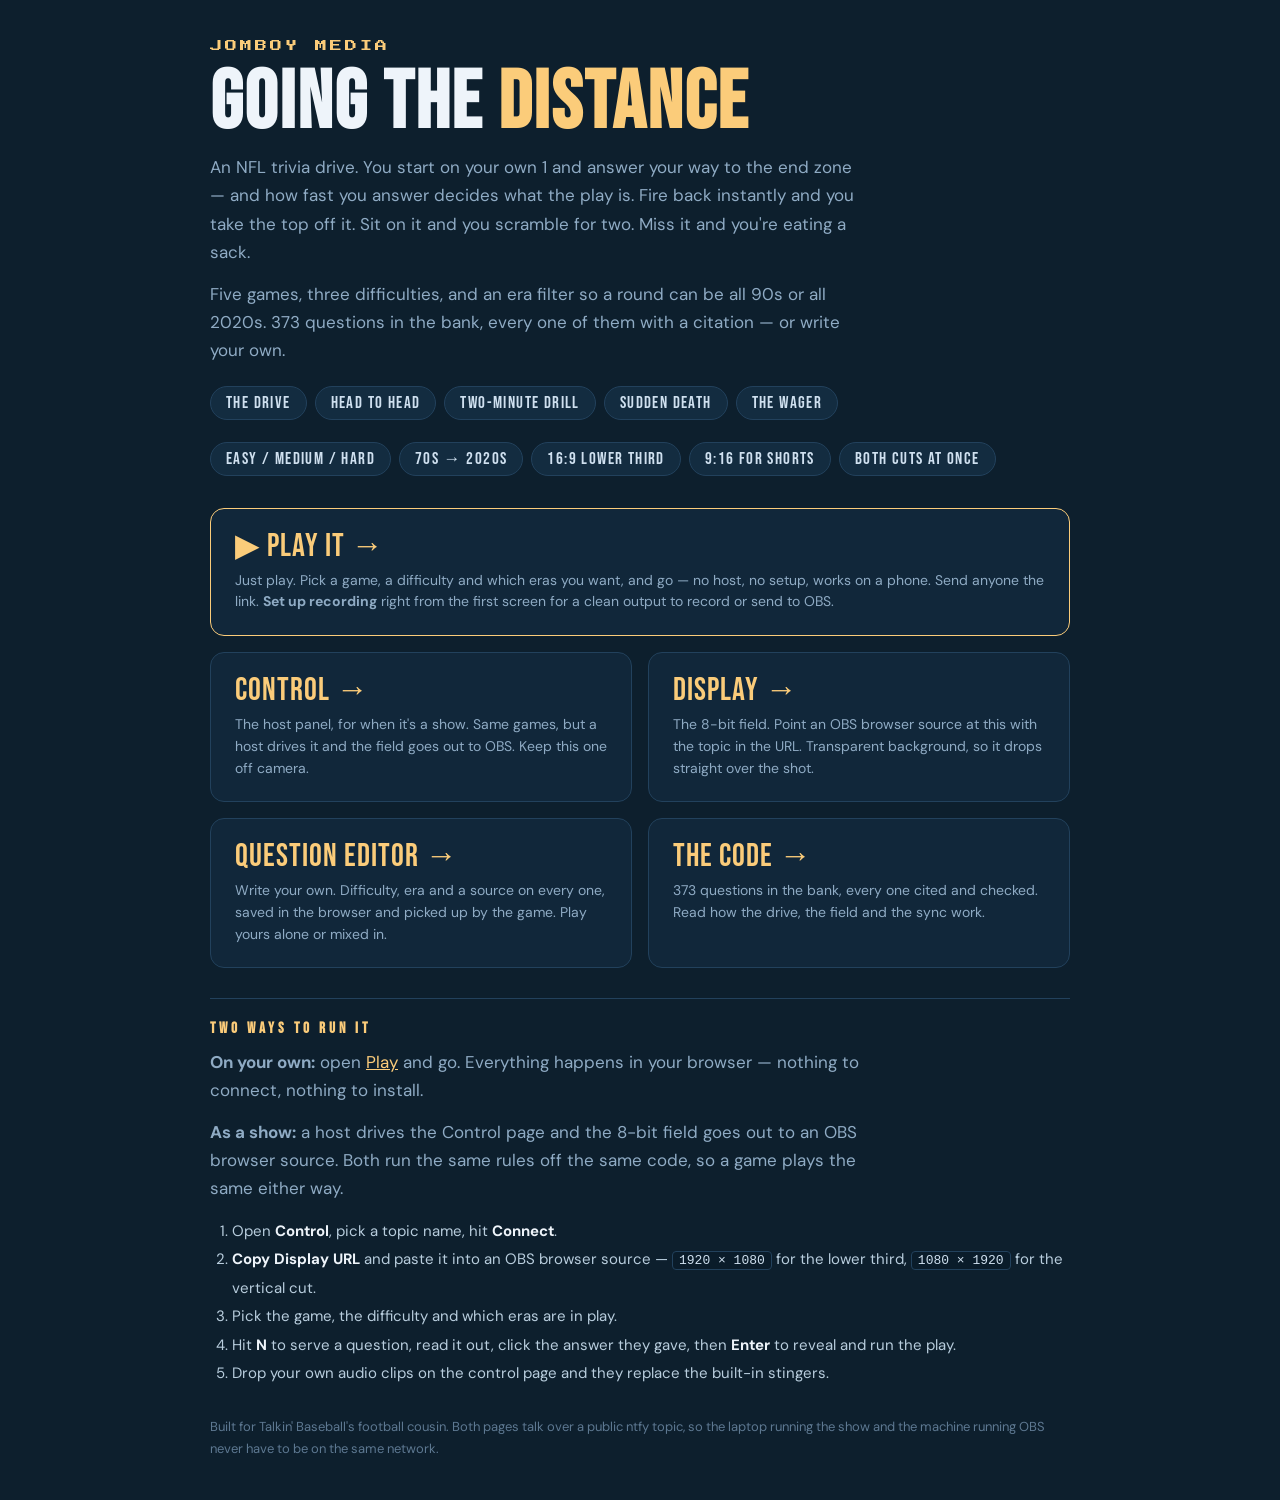
<file: index.html>
<!DOCTYPE html>
<html lang="en">
<head>
<meta charset="UTF-8">
<meta name="viewport" content="width=device-width, initial-scale=1">
<title>Going the Distance — Jomboy Media</title>
<style>
  @import url('https://fonts.googleapis.com/css2?family=Bebas+Neue&family=DM+Sans:wght@400;500;700&family=Press+Start+2P&display=swap');
  *{ margin:0; padding:0; box-sizing:border-box; }
  body{ font-family:'DM Sans',-apple-system,Arial,sans-serif; background:#0d1f2d; color:#eef4fa;
        min-height:100vh; display:flex; align-items:center; justify-content:center; padding:40px 20px; }
  .wrap{ max-width:860px; width:100%; }
  .k{ font-family:'Press Start 2P',monospace; font-size:12px; letter-spacing:3px; color:#fbcc7a; }
  h1{ font-family:'Bebas Neue',sans-serif; font-size:82px; letter-spacing:2px; line-height:.92; margin:14px 0 12px; }
  h1 span{ color:#fbcc7a; }
  p.lede{ color:#8fabc4; font-size:17px; line-height:1.65; max-width:650px; }
  .cards{ display:grid; grid-template-columns:1fr 1fr; gap:16px; margin:32px 0 24px; }
  @media(max-width:680px){ .cards{ grid-template-columns:1fr; } h1{ font-size:56px; } }
  a.card{ display:block; text-decoration:none; color:inherit; padding:22px 24px;
          background:#11273a; border:1px solid #22415c; border-radius:14px;
          transition:border-color 140ms ease, transform 80ms ease; }
  a.card:hover{ border-color:#fbcc7a; transform:translateY(-2px); }
  a.card .t{ font-family:'Bebas Neue',sans-serif; font-size:32px; letter-spacing:1px; color:#fbcc7a; line-height:1; }
  a.card .d{ font-size:14px; color:#8fabc4; margin-top:7px; line-height:1.55; }
  .games{ display:flex; flex-wrap:wrap; gap:8px; margin:22px 0 4px; }
  .games span{ font-family:'Bebas Neue',sans-serif; font-size:17px; letter-spacing:1.4px;
               background:#132c40; border:1px solid #22415c; border-radius:20px; padding:6px 15px; color:#cfe0ef; }
  h2{ font-family:'Bebas Neue',sans-serif; font-size:15px; letter-spacing:4px; color:#fbcc7a;
      margin:30px 0 10px; padding-top:20px; border-top:1px solid #22415c; }
  ol{ color:#b8cddd; font-size:15px; line-height:1.9; padding-left:22px; }
  ol b{ color:#eef4fa; }
  code{ font-family:'DM Mono',monospace; font-size:13px; background:#0a1c2a; border:1px solid #22415c;
        border-radius:4px; padding:1px 6px; color:#cfe0ef; }
  .foot{ margin-top:28px; font-size:13px; color:#5d7891; line-height:1.7; }
</style>
</head>
<body>
<div class="wrap">
  <div class="k">JOMBOY MEDIA</div>
  <h1>GOING THE <span>DISTANCE</span></h1>
  <p class="lede">
    An NFL trivia drive. You start on your own 1 and answer your way to the end zone — and how
    fast you answer decides what the play is. Fire back instantly and you take the top off it.
    Sit on it and you scramble for two. Miss it and you're eating a sack.
  </p>
  <p class="lede" style="margin-top:14px">
    Five games, three difficulties, and an era filter so a round can be all 90s or all
    2020s. 373 questions in the bank, every one of them with a citation — or write your own.
  </p>

  <div class="games">
    <span>The Drive</span><span>Head to Head</span><span>Two-Minute Drill</span>
    <span>Sudden Death</span><span>The Wager</span>
  </div>
  <div class="games">
    <span>Easy / Medium / Hard</span><span>70s → 2020s</span><span>16:9 Lower Third</span>
    <span>9:16 for Shorts</span><span>Both Cuts At Once</span>
  </div>

  <div class="cards">
    <a class="card" href="play.html" style="grid-column:1/-1; border-color:#fbcc7a">
      <div class="t">▶ PLAY IT →</div>
      <div class="d">Just play. Pick a game, a difficulty and which eras you want, and go —
        no host, no setup, works on a phone. Send anyone the link. <b>Set up recording</b> right
        from the first screen for a clean output to record or send to OBS.</div>
    </a>
    <a class="card" href="control.html">
      <div class="t">CONTROL →</div>
      <div class="d">The host panel, for when it's a show. Same games, but a host drives it
        and the field goes out to OBS. Keep this one off camera.</div>
    </a>
    <a class="card" href="display.html">
      <div class="t">DISPLAY →</div>
      <div class="d">The 8-bit field. Point an OBS browser source at this with the topic in the
        URL. Transparent background, so it drops straight over the shot.</div>
    </a>
    <a class="card" href="editor.html">
      <div class="t">QUESTION EDITOR →</div>
      <div class="d">Write your own. Difficulty, era and a source on every one, saved in the
        browser and picked up by the game. Play yours alone or mixed in.</div>
    </a>
    <a class="card" href="https://github.com/RobSJomboy/GoingTheDistance_NFL">
      <div class="t">THE CODE →</div>
      <div class="d">373 questions in the bank, every one cited and checked. Read how the
        drive, the field and the sync work.</div>
    </a>
  </div>

  <h2>TWO WAYS TO RUN IT</h2>
  <p class="lede" style="margin-bottom:14px">
    <b>On your own:</b> open <a href="play.html" style="color:#fbcc7a">Play</a> and go. Everything
    happens in your browser — nothing to connect, nothing to install.
  </p>
  <p class="lede" style="margin-bottom:14px">
    <b>As a show:</b> a host drives the Control page and the 8-bit field goes out to an OBS
    browser source. Both run the same rules off the same code, so a game plays the same either way.
  </p>
  <ol>
    <li>Open <b>Control</b>, pick a topic name, hit <b>Connect</b>.</li>
    <li><b>Copy Display URL</b> and paste it into an OBS browser source —
      <code>1920 × 1080</code> for the lower third, <code>1080 × 1920</code> for the vertical cut.</li>
    <li>Pick the game, the difficulty and which eras are in play.</li>
    <li>Hit <b>N</b> to serve a question, read it out, click the answer they gave,
      then <b>Enter</b> to reveal and run the play.</li>
    <li>Drop your own audio clips on the control page and they replace the built-in stingers.</li>
  </ol>

  <div class="foot">
    Built for Talkin' Baseball's football cousin. Both pages talk over a public ntfy topic, so the
    laptop running the show and the machine running OBS never have to be on the same network.
  </div>
</div>
</body>
</html>
</file>
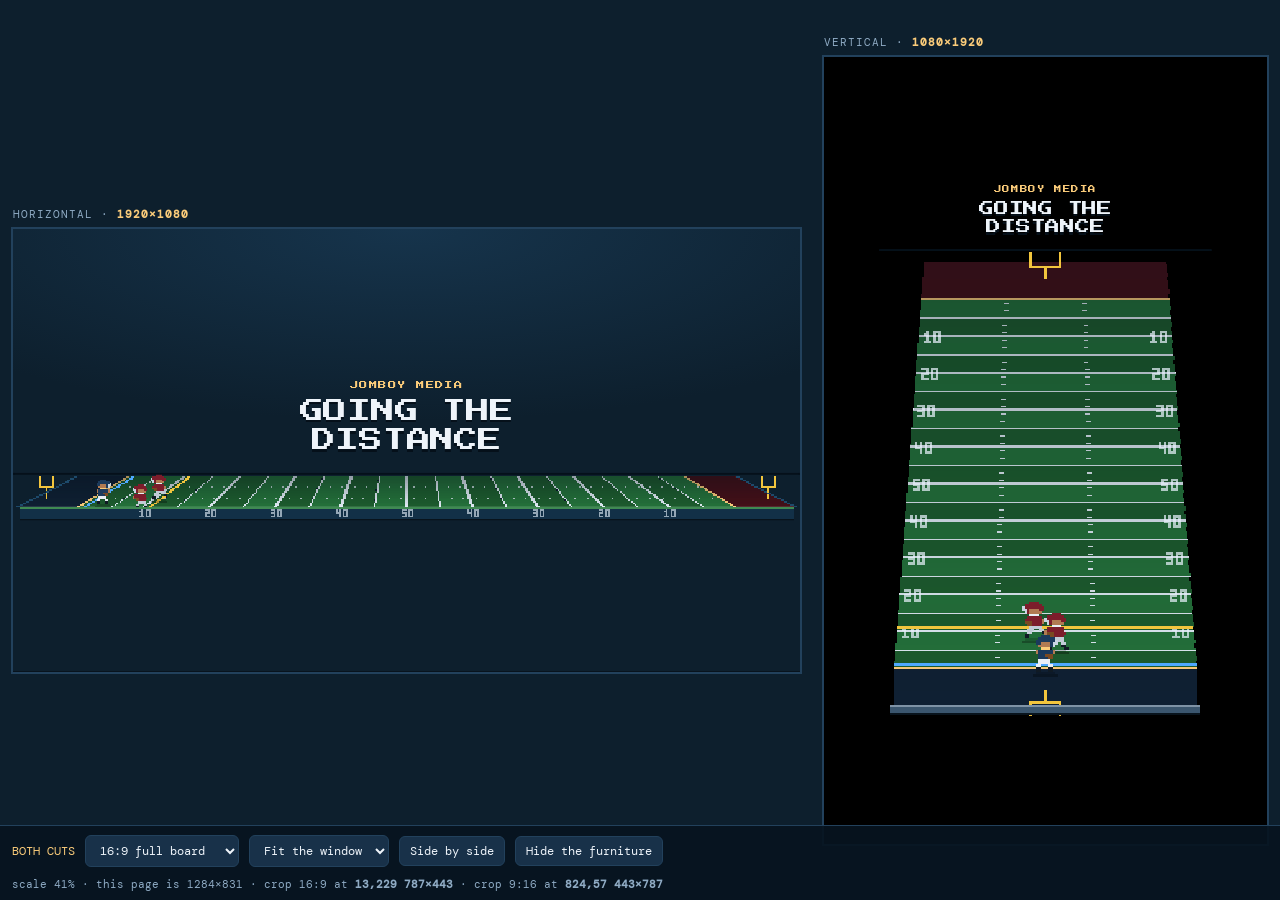
<file: both.html>
<!DOCTYPE html>
<html lang="en">
<head>
<meta charset="UTF-8">
<meta name="viewport" content="width=device-width, initial-scale=1">
<title>Going the Distance — Both Cuts</title>
<style>
@import url('https://fonts.googleapis.com/css2?family=DM+Mono:wght@400;500&family=Press+Start+2P&display=swap');
:root{ --navy:#0d1f2d; --edge:#22415c; --gold:#fbcc7a; --dim:#8fabc4; }
*{ margin:0; padding:0; box-sizing:border-box; }
html,body{ width:100%; height:100%; background:var(--navy); }
body{ overflow:auto; }
body.fitted{ overflow:hidden; }
body{ font-family:'DM Mono',monospace; color:var(--dim); }

#rig{ display:flex; align-items:center; justify-content:center; gap:var(--gap,24px);
      min-width:100%; min-height:100%; padding:22px; }
body.bare #rig{ padding:0; }
.cut{ position:relative; flex:0 0 auto; }
.cut .frame{
  position:relative; overflow:hidden; background:#000;
  outline:2px solid var(--edge); outline-offset:0;
}
.cut iframe{ border:0; display:block; transform-origin:top left; }
.cut .lab{
  position:absolute; top:-22px; left:0; font-size:11px; letter-spacing:1px;
  color:var(--dim); white-space:nowrap;
}
.cut .lab b{ color:var(--gold); }

/* Bare mode is the one you actually record: no labels, no outlines, nothing
   but the two graphics on a flat field of colour. */
body.bare .cut .lab{ display:none; }
body.bare .cut .frame{ outline:0; }
body.bare #bar{ display:none; }
body.bare{ background:var(--bg, #0d1f2d); }

#bar{
  position:fixed; left:0; right:0; bottom:0; z-index:10;
  display:flex; align-items:center; gap:10px; flex-wrap:wrap;
  padding:9px 12px; background:rgba(7,20,32,.92); border-top:1px solid var(--edge);
  font-size:12px;
}
#bar button, #bar select{
  cursor:pointer; background:#183149; border:1px solid var(--edge); color:#eef4fa;
  border-radius:6px; padding:6px 10px; font-family:'DM Mono',monospace; font-size:12px;
}
#bar button:hover{ border-color:var(--gold); }
#bar .sp{ flex:1; }
#bar .k{ color:var(--gold); }
#note{ font-size:11px; color:var(--dim); }
#unbare{
  position:fixed; right:6px; bottom:6px; z-index:11; display:none; cursor:pointer;
  background:rgba(7,20,32,.5); border:1px solid var(--edge); color:var(--dim);
  font-family:'Press Start 2P',monospace; font-size:9px; padding:5px 7px; border-radius:4px;
}
body.bare #unbare{ display:block; }
body.bare #unbare:hover{ color:var(--gold); border-color:var(--gold); }
</style>
</head>
<body>

<div id="rig">
  <div class="cut" id="cutH">
    <div class="lab">HORIZONTAL · <b id="labH"></b></div>
    <div class="frame" id="frameH"><iframe id="fH" scrolling="no"></iframe></div>
  </div>
  <div class="cut" id="cutV">
    <div class="lab">VERTICAL · <b id="labV"></b></div>
    <div class="frame" id="frameV"><iframe id="fV" scrolling="no"></iframe></div>
  </div>
</div>

<div id="bar">
  <span class="k">BOTH CUTS</span>
  <select id="hLayout">
    <option value="full">16:9 full board</option>
    <option value="lower">16:9 lower third</option>
  </select>
  <select id="scaleSel">
    <option value="fit">Fit the window</option>
    <option value="0.5">50%</option>
    <option value="0.75">75%</option>
    <option value="1">100% — native</option>
  </select>
  <button id="stackBtn">Side by side</button>
  <button id="bareBtn">Hide the furniture</button>
  <span class="sp"></span>
  <span id="note"></span>
</div>
<button id="unbare">SHOW</button>

<script src="gtd.js?v=2026-08-26b"></script>
<script>
'use strict';
/* =====================================================================
   BOTH CUTS AT ONCE

   Two display pages side by side off one live game, so a single take gives
   you the 16:9 edit and the 9:16 Short without playing it twice.

   The frames are display.html at its true broadcast size — 1920x1080 and
   1080x1920 — scaled down only to fit the window. Recording at a scale of
   1 gives you native pixels; the crop rectangles are printed on the bar so
   you can cut each one out of the capture exactly.

   The frames themselves never talk to a relay. A page inside a frame skips
   its subscription on purpose — otherwise this page would open two sets of
   SSE streams for one game — so when a topic is given, this page does the
   listening and hands what it hears to both frames over the browser
   channel. With no topic it does nothing at all, because play.html is
   already on that channel and the frames hear it directly.
   ===================================================================== */
const $ = id => document.getElementById(id);
const qs = new URLSearchParams(location.search);
const TOPIC = (qs.get('topic') || '').trim();
const H = { w:1920, h:1080 }, V = { w:1080, h:1920 };
let hLayout = qs.get('h') || 'full';
let stacked = qs.get('stack') === '1';

$('hLayout').value = hLayout;
if(qs.get('scale')) $('scaleSel').value = qs.get('scale');
if(qs.get('bare') === '1') document.body.classList.add('bare');
if(qs.get('bg')) document.body.style.setProperty('--bg', '#' + qs.get('bg').replace('#', ''));

function srcFor(layout){
  /* the frames get no topic — this page feeds them */
  return 'display.html?layout=' + layout + '&_=' + Math.floor(Math.random() * 1e9);
}
function load(){
  $('fH').src = srcFor(hLayout);
  $('fV').src = srcFor('vert');
}

function fit(){
  const bar = document.body.classList.contains('bare') ? 0 : 46;
  const pad = document.body.classList.contains('bare') ? 0 : 40;
  const availW = window.innerWidth - pad, availH = window.innerHeight - bar - pad;
  const gap = document.body.classList.contains('bare') ? 0 : 24;
  document.documentElement.style.setProperty('--gap', gap + 'px');

  /* one scale for both, so the two cuts stay in the same proportion to each
     other however the window is shaped */
  const totalW = stacked ? Math.max(H.w, V.w) : H.w + V.w + gap;
  const totalH = stacked ? H.h + V.h + gap : Math.max(H.h, V.h);
  const want = $('scaleSel').value;
  /* A window that is minimised or behind another reports a zero viewport,
     which turns the fit into a negative scale and the readout into nonsense.
     Never go below something that still draws. */
  const k = Math.max(0.05, want === 'fit'
    ? Math.min(availW / totalW, availH / totalH, 1)
    : +want || 1);
  document.body.classList.toggle('fitted', want === 'fit');

  $('rig').style.flexDirection = stacked ? 'column' : 'row';
  [[$('frameH'), $('fH'), H], [$('frameV'), $('fV'), V]].forEach(([frame, f, d]) => {
    f.style.width = d.w + 'px'; f.style.height = d.h + 'px';
    f.style.transform = 'scale(' + k + ')';
    frame.style.width = Math.round(d.w * k) + 'px';
    frame.style.height = Math.round(d.h * k) + 'px';
  });
  $('labH').textContent = H.w + '×' + H.h;
  $('labV').textContent = V.w + '×' + V.h;

  /* Called straight after a class change the rects are still mid-reflow and
     come back as zeros, and these numbers are what somebody types into a crop
     filter. So measure, and if it was too early, try again on a timer —
     not requestAnimationFrame, which does not run at all in a window that
     is behind another one. */
  if(!measure(k, totalW, totalH)) setTimeout(() => measure(k, totalW, totalH), 60);
}

function measure(k, totalW, totalH){
  const rh = $('frameH').getBoundingClientRect(), rv = $('frameV').getBoundingClientRect();
  if(!rh.width || !rv.width) return false;
  const r = n => Math.round(n);
  const sx = window.scrollX, sy = window.scrollY;
  $('note').innerHTML = 'scale ' + (k * 100).toFixed(0) + '% · this page is ' +
    r(totalW * k + (document.body.classList.contains('bare') ? 0 : 44)) + '×' +
    r(totalH * k + (document.body.classList.contains('bare') ? 0 : 44)) +
    ' · crop 16:9 at <b>' + r(rh.left + sx) + ',' + r(rh.top + sy) + ' ' + r(rh.width) + '×' + r(rh.height) + '</b>' +
    ' · crop 9:16 at <b>' + r(rv.left + sx) + ',' + r(rv.top + sy) + ' ' + r(rv.width) + '×' + r(rv.height) + '</b>';
  return true;
}
addEventListener('resize', fit);
addEventListener('scroll', () => { if(!document.body.classList.contains('fitted')) fit(); });

$('hLayout').onchange = e => { hLayout = e.target.value; load(); fit(); };
$('scaleSel').onchange = fit;
$('stackBtn').onclick = () => {
  stacked = !stacked;
  $('stackBtn').textContent = stacked ? 'Stacked' : 'Side by side';
  fit();
};
$('bareBtn').onclick = () => { document.body.classList.add('bare'); fit(); };
$('unbare').onclick = () => { document.body.classList.remove('bare'); fit(); };
addEventListener('keydown', e => {
  if(e.key === 'Escape'){ document.body.classList.remove('bare'); fit(); }
});

/* ---------------------------------------------------------------
   Feeding the frames
   --------------------------------------------------------------- */
let BC = null, latest = null, lastSeq = 0;
try{
  BC = new BroadcastChannel('going_the_distance');
  BC.onmessage = ev => {
    const d = ev.data;
    if(d && d.__req){ if(latest){ try{ BC.postMessage(latest); }catch(e){} } return; }
    if(d) latest = d;                       /* so a frame that reloads can ask */
  };
}catch(e){}

if(TOPIC){
  /* One subscription for both cuts. Same relay handling as display.html:
     first copy wins, dropped by sequence number, and nothing polls on a
     schedule. */
  const LINK = GTD.RELAYS.map(r => Object.assign({}, r, { es:null, lastMsgAt:Date.now(), since:Math.floor(Date.now() / 1000) }));
  const feed = raw => {
    let st; try{ st = JSON.parse(raw); }catch(e){ return; }
    if(!st || typeof st !== 'object') return;
    const n = +st.n || 0;
    if(n && n <= lastSeq) return;
    if(n) lastSeq = n;
    latest = st;
    if(BC){ try{ BC.postMessage(st); }catch(e){} }
  };
  const envelope = (l, env) => { l.lastMsgAt = Date.now(); if(env && env.message) feed(env.message); };
  const connect = l => {
    if(l.es) l.es.close();
    l.es = new EventSource('https://' + l.host + '/' + encodeURIComponent(TOPIC) + '/sse');
    l.es.onmessage = ev => { try{ envelope(l, JSON.parse(ev.data)); }catch(e){} };
    l.es.onopen = () => { l.lastMsgAt = Date.now(); };
  };
  const pollOnce = async l => {
    const from = l.since; l.since = Math.floor(Date.now() / 1000);
    try{
      const res = await fetch('https://' + l.host + '/' + encodeURIComponent(TOPIC) + '/json?poll=1&since=' + from);
      if(res.status === 429) return;
      (await res.text()).split('\n').filter(Boolean).forEach(line => { try{ envelope(l, JSON.parse(line)); }catch(e){} });
    }catch(e){}
  };
  LINK.forEach(connect);
  setInterval(() => {
    LINK.forEach(l => {
      const quiet = Date.now() - l.lastMsgAt;
      if(quiet > 95000){ connect(l); l.lastMsgAt = Date.now(); pollOnce(l); }
      else if(quiet > 60000){ pollOnce(l); }
    });
  }, 15000);
  /* opened mid-show, come up where the show is */
  LINK.forEach(async l => {
    try{
      const res = await fetch('https://' + l.host + '/' + encodeURIComponent(TOPIC) + '/json?poll=1&since=6h');
      const lines = (await res.text()).split('\n').filter(Boolean);
      if(!lines.length) return;
      const last = JSON.parse(lines[lines.length - 1]);
      if(last && last.message) feed(last.message);
    }catch(e){}
  });
}

load();
fit();
setTimeout(fit, 400);
</script>
</body>
</html>
</file>
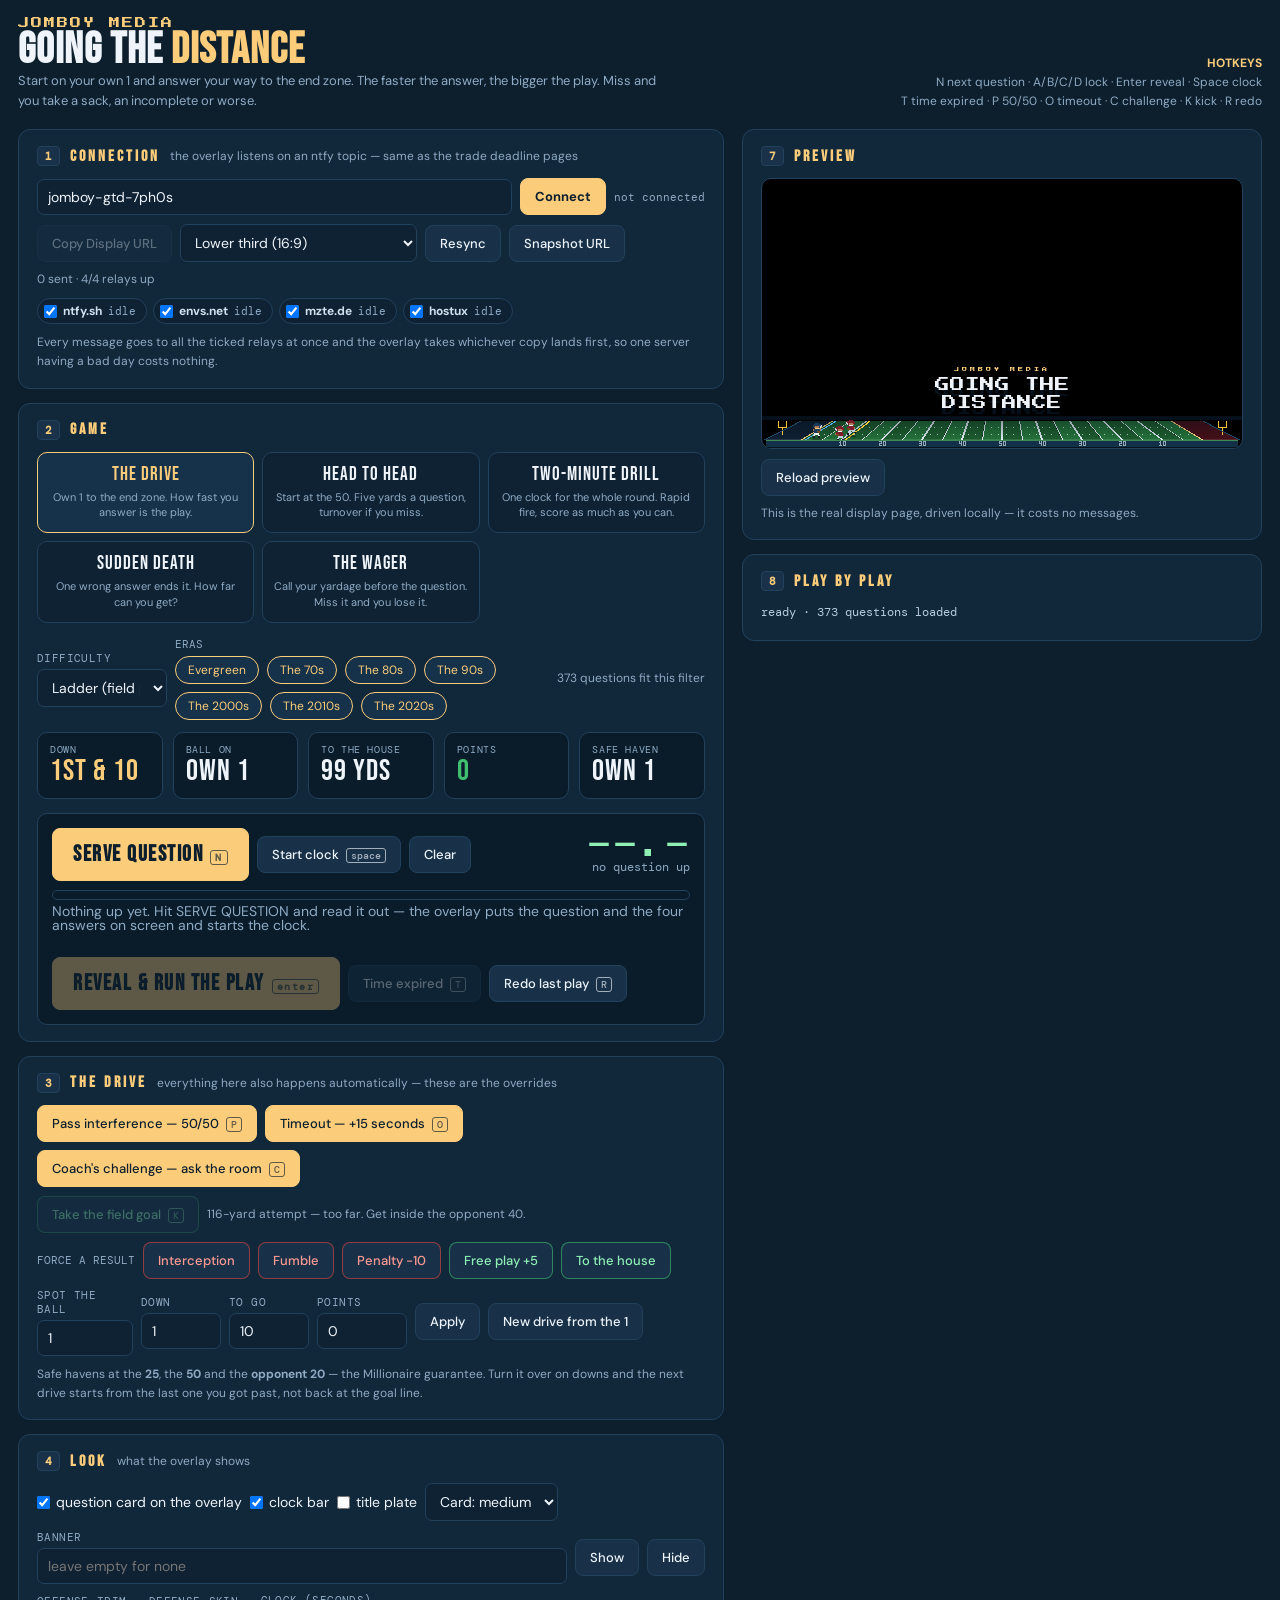
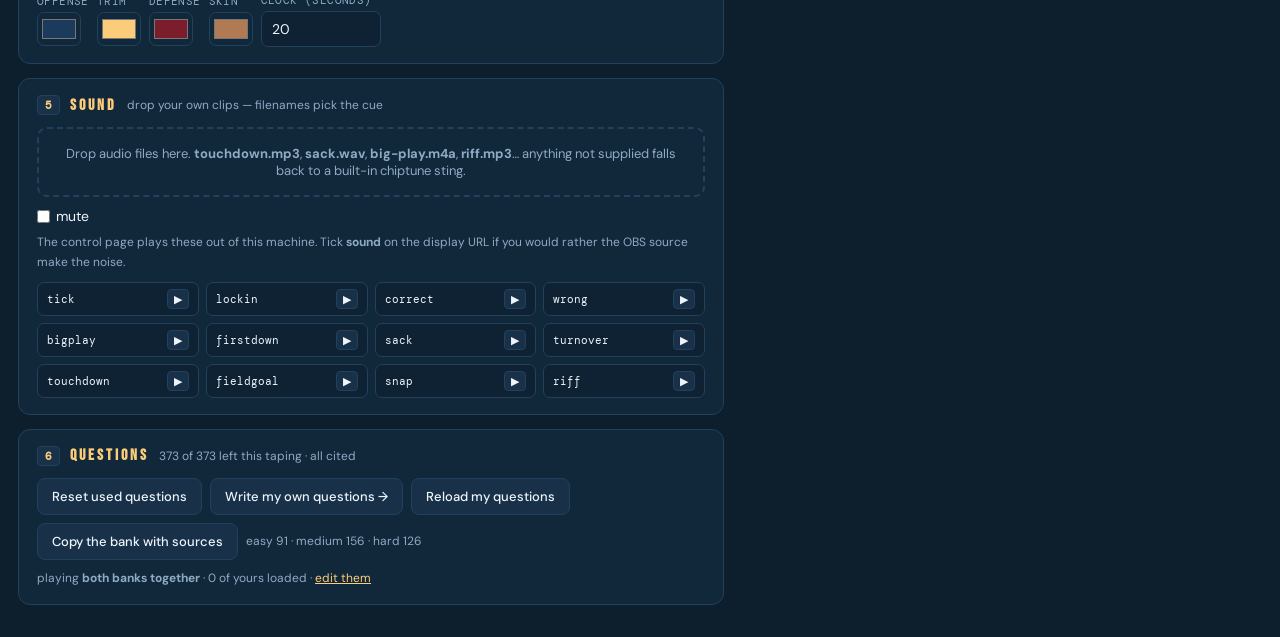
<file: control.html>
<!DOCTYPE html>
<html lang="en">
<head>
<meta charset="UTF-8">
<meta name="viewport" content="width=device-width, initial-scale=1">
<title>Going the Distance — Control</title>
<style>
@import url('https://fonts.googleapis.com/css2?family=Bebas+Neue&family=DM+Mono:wght@400;500&family=DM+Sans:wght@400;500;700&family=Press+Start+2P&display=swap');
:root{
  --navy:#0d1f2d; --panel:#11273a; --panel2:#0f2233; --edge:#22415c;
  --gold:#fbcc7a; --ink:#eef4fa; --dim:#8fabc4;
  --green:#3fbf6f; --red:#e2453c; --blue:#4fa8ff;
}
*{ margin:0; padding:0; box-sizing:border-box; }
body{ font-family:'DM Sans',-apple-system,Arial,sans-serif; background:var(--navy); color:var(--ink); font-size:14px; }
.wrap{ display:grid; grid-template-columns:minmax(0,1fr) 520px; gap:18px; padding:18px; max-width:1740px; margin:0 auto; align-items:start; }
@media(max-width:1240px){ .wrap{ grid-template-columns:1fr; } }

h1{ font-family:'Bebas Neue',sans-serif; font-size:44px; letter-spacing:1px; line-height:.95; }
h1 span{ color:var(--gold); }
.kick{ font-family:'Press Start 2P',monospace; font-size:11px; color:var(--gold); letter-spacing:2px; }
header{ grid-column:1/-1; display:flex; align-items:flex-end; justify-content:space-between; gap:20px; flex-wrap:wrap; }
header .note{ color:var(--dim); font-size:13px; max-width:640px; line-height:1.55; }

section{ background:var(--panel); border:1px solid var(--edge); border-radius:12px; padding:16px 18px; margin-bottom:14px; }
h2{ font-family:'Bebas Neue',sans-serif; font-size:16px; letter-spacing:3px; color:var(--gold);
    display:flex; align-items:center; gap:10px; margin-bottom:12px; }
h2 .n{ font-family:'DM Mono',monospace; font-size:11px; background:#193249; color:var(--gold);
       border:1px solid var(--edge); border-radius:4px; padding:2px 7px; letter-spacing:0; }
h2 .note{ font-family:'DM Sans',sans-serif; font-size:12px; letter-spacing:0; color:var(--dim); text-transform:none; font-weight:400; }

.row{ display:flex; gap:8px; align-items:center; flex-wrap:wrap; margin-bottom:9px; }
.row:last-child{ margin-bottom:0; }
.grow{ flex:1; min-width:120px; }
label.f{ display:flex; flex-direction:column; gap:4px; font-size:11px; color:var(--dim);
         font-family:'DM Mono',monospace; letter-spacing:.4px; }

input[type=text], input[type=number], select, textarea{
  background:var(--panel2); border:1px solid var(--edge); color:var(--ink);
  border-radius:7px; padding:8px 10px; font-family:'DM Sans',sans-serif; font-size:14px; width:100%;
}
textarea{ font-family:'DM Mono',monospace; font-size:12px; line-height:1.6; resize:vertical; }
input[type=color]{ background:none; border:1px solid var(--edge); border-radius:7px; width:44px; height:34px; padding:2px; }
input:focus, select:focus, textarea:focus{ outline:none; border-color:var(--gold); }

button{
  background:#183149; border:1px solid var(--edge); color:var(--ink); cursor:pointer;
  border-radius:8px; padding:9px 14px; font-family:'DM Sans',sans-serif; font-size:13px; font-weight:500;
  transition:border-color 120ms ease, background 120ms ease;
}
button:hover:not(:disabled){ border-color:var(--gold); }
button:disabled{ opacity:.35; cursor:default; }
button.gold{ background:var(--gold); color:#0d1f2d; border-color:var(--gold); font-weight:700; }
button.big{ font-family:'Bebas Neue',sans-serif; font-size:22px; letter-spacing:1.5px; padding:12px 20px; }
button.bad{ border-color:rgba(226,69,60,.6); color:#ff9a92; }
button.good{ border-color:rgba(63,191,111,.6); color:#8ff0b4; }
button.on{ background:var(--gold); color:#0d1f2d; border-color:var(--gold); }
button kbd{ font-family:'DM Mono',monospace; font-size:10px; opacity:.65; margin-left:7px;
            border:1px solid currentColor; border-radius:3px; padding:0 4px; }

.hint{ font-size:12px; color:var(--dim); line-height:1.6; }
.hint.warn{ color:#ff9a92; }
.mono{ font-family:'DM Mono',monospace; font-size:11px; color:var(--dim); }
.warn{ color:#ff9a92; }
.ok{ color:var(--green); }

/* relays */
.relay{ display:flex; align-items:center; gap:6px; border:1px solid var(--edge); border-radius:16px;
        padding:4px 10px 4px 6px; font-size:12px; background:var(--panel2); }
.relay .rl{ font-weight:700; color:#cfe0ef; }
.relay .rs{ color:var(--dim); font-family:'DM Mono',monospace; font-size:11px; }
.relay.ok{ border-color:rgba(63,191,111,.6); }   .relay.ok .rs{ color:var(--green); }
.relay.busy{ border-color:rgba(251,204,122,.7); } .relay.busy .rs{ color:var(--gold); }
.relay.down{ border-color:rgba(226,69,60,.7); }   .relay.down .rs{ color:#ff8b82; }
.relay.off{ opacity:.45; }

/* mode tabs */
#modeTabs{ display:grid; grid-template-columns:repeat(auto-fit,minmax(170px,1fr)); gap:8px; margin-bottom:14px; }
.mtab{ text-align:center; cursor:pointer; padding:12px 10px; border:1px solid var(--edge);
       border-radius:10px; background:var(--panel2); }
.mtab .t{ font-family:'Bebas Neue',sans-serif; font-size:19px; letter-spacing:1px; color:var(--ink); line-height:1.05; }
.mtab .d{ font-size:11px; color:var(--dim); margin-top:5px; line-height:1.4; }
.mtab.on{ border-color:var(--gold); background:#16324a; }
.mtab.on .t{ color:var(--gold); }
.mpanel{ display:none; } .mpanel.on{ display:block; }

/* the situation strip */
#sitrep{ display:flex; gap:10px; flex-wrap:wrap; margin-bottom:14px; }
.sit{ flex:1; min-width:96px; background:#0a1c2a; border:1px solid var(--edge); border-radius:10px; padding:10px 12px; }
.sit .k{ font-family:'DM Mono',monospace; font-size:10px; color:var(--dim); letter-spacing:.6px; }
.sit .v{ font-family:'Bebas Neue',sans-serif; font-size:30px; line-height:1.05; letter-spacing:1px; }
.sit .v.gold{ color:var(--gold); } .sit .v.green{ color:var(--green); } .sit .v.red{ color:#ff9a92; }

/* the question runner */
#qbox{ background:#0a1c2a; border:1px solid var(--edge); border-radius:10px; padding:14px; }
#qtextC{ font-family:'Bebas Neue',sans-serif; font-size:28px; line-height:1.05; letter-spacing:.6px; margin-bottom:12px; }
#qtextC.empty{ color:var(--dim); font-family:'DM Sans',sans-serif; font-size:14px; letter-spacing:0; }
.copts{ display:grid; grid-template-columns:1fr 1fr; gap:8px; }
.copt{ display:flex; align-items:center; gap:10px; padding:10px 12px; border:1px solid var(--edge);
       border-radius:8px; background:var(--panel2); cursor:pointer; text-align:left; }
.copt:hover{ border-color:var(--gold); }
.copt .k{ font-family:'Press Start 2P',monospace; font-size:12px; color:var(--gold); }
.copt .t{ font-family:'Bebas Neue',sans-serif; font-size:20px; letter-spacing:.5px; }
.copt.right{ border-color:var(--green); }
.copt.lock{ background:#3a2c0e; border-color:var(--gold); }
.copt.gone{ opacity:.3; }
.copt .tag{ margin-left:auto; font-family:'DM Mono',monospace; font-size:10px; color:var(--green); }
.chip{ cursor:pointer; user-select:none; border:1px solid var(--edge); border-radius:16px;
       padding:5px 12px; font-size:12px; background:var(--panel2); color:var(--dim); }
.chip.on{ border-color:var(--gold); color:var(--gold); background:#16324a; }
#qcite a{ color:var(--gold); }
#qcite .nosrc{ color:#ff9a92; }

#clockRead{ font-family:'Press Start 2P',monospace; font-size:26px; color:var(--gold); }
#bandRead{ font-family:'DM Mono',monospace; font-size:12px; color:var(--dim); }
#meterWrap{ height:10px; background:#0a1c2a; border:1px solid var(--edge); border-radius:5px; overflow:hidden; margin:8px 0 4px; }
#meterFill{ height:100%; background:var(--green); width:100%; }

#log{ max-height:230px; overflow:auto; font-family:'DM Mono',monospace; font-size:11.5px; line-height:1.75; color:#b8cddd; }
#log b{ color:var(--gold); } #log .bad{ color:#ff8b82; } #log .good{ color:#8ff0b4; }

#previewFrame{ width:100%; aspect-ratio:16/9; border:1px solid var(--edge); border-radius:10px; background:#000; display:block; }
#previewFrame.vert{ aspect-ratio:9/16; max-height:70vh; margin:0 auto; }
#previewPlaceholder{ aspect-ratio:16/9; border:1px dashed var(--edge); border-radius:10px;
  display:flex; align-items:center; justify-content:center; color:var(--dim); font-size:13px; text-align:center; padding:20px; }

#dropzone{ border:2px dashed var(--edge); border-radius:10px; padding:16px; text-align:center; color:var(--dim); font-size:13px; }
#dropzone.hot{ border-color:var(--gold); color:var(--gold); }
.cuegrid{ display:grid; grid-template-columns:repeat(auto-fill,minmax(150px,1fr)); gap:7px; margin-top:10px; }
.cue{ display:flex; align-items:center; gap:7px; border:1px solid var(--edge); border-radius:7px; padding:6px 9px; background:var(--panel2); font-size:12px; }
.cue.has{ border-color:rgba(63,191,111,.55); }
.cue .nm{ font-family:'DM Mono',monospace; font-size:11px; flex:1; }
.cue button{ padding:2px 6px; font-size:11px; border-radius:4px; }
</style>
</head>
<body>
<div class="wrap">

<header>
  <div>
    <div class="kick">JOMBOY MEDIA</div>
    <h1>GOING THE <span>DISTANCE</span></h1>
    <p class="note">Start on your own 1 and answer your way to the end zone. The faster the
      answer, the bigger the play. Miss and you take a sack, an incomplete or worse.</p>
  </div>
  <div class="hint" id="hotkeyHint" style="text-align:right">
    <b style="color:var(--gold)">HOTKEYS</b><br>
    N next question · A/B/C/D lock · Enter reveal · Space clock<br>
    T time expired · P 50/50 · O timeout · C challenge · K kick · R redo
  </div>
</header>

<div>
  <section>
    <h2><span class="n">1</span> Connection <span class="note">the overlay listens on an ntfy topic — same as the trade deadline pages</span></h2>
    <div class="row">
      <input type="text" id="topicInput" class="grow" placeholder="ntfy topic (e.g. jomboy-gtd-7k3x9)">
      <button id="connectBtn" class="gold">Connect</button>
      <span id="connStatus" class="mono">not connected</span>
    </div>
    <div class="row">
      <button id="copyDisplayBtn" disabled>Copy Display URL</button>
      <select id="layoutPick" style="width:auto">
        <option value="lower">Lower third (16:9)</option>
        <option value="full">Full screen board (16:9)</option>
        <option value="vert">Vertical (9:16 — Shorts / Reels)</option>
      </select>
      <button id="resyncBtn">Resync</button>
      <button id="snapBtn">Snapshot URL</button>
      <span id="reqMeter" class="hint">0 sent</span>
    </div>
    <div class="row" id="relayRow" style="gap:6px;"></div>
    <div class="hint" id="saveHint">Every message goes to all the ticked relays at once and the overlay
      takes whichever copy lands first, so one server having a bad day costs nothing.</div>
  </section>

  <section>
    <h2><span class="n">2</span> Game</h2>
    <div id="modeTabs">
      <div class="mtab on" data-m="drive">
        <div class="t">THE DRIVE</div>
        <div class="d">Own 1 to the end zone. How fast you answer is the play.</div>
      </div>
      <div class="mtab" data-m="h2h">
        <div class="t">HEAD TO HEAD</div>
        <div class="d">Start at the 50. Five yards a question, turnover if you miss.</div>
      </div>
      <div class="mtab" data-m="2min">
        <div class="t">TWO-MINUTE DRILL</div>
        <div class="d">One clock for the whole round. Rapid fire, score as much as you can.</div>
      </div>
      <div class="mtab" data-m="sudden">
        <div class="t">SUDDEN DEATH</div>
        <div class="d">One wrong answer ends it. How far can you get?</div>
      </div>
      <div class="mtab" data-m="wager">
        <div class="t">THE WAGER</div>
        <div class="d">Call your yardage before the question. Miss it and you lose it.</div>
      </div>
    </div>

    <div class="row" style="margin-bottom:12px">
      <label class="f" style="width:130px">DIFFICULTY
        <select id="diffPick">
          <option value="ladder">Ladder (field position)</option>
          <option value="1">Easy</option>
          <option value="2">Medium</option>
          <option value="3">Hard</option>
        </select></label>
      <div class="grow">
        <div class="mono" style="margin-bottom:5px">ERAS</div>
        <div class="row" id="eraChips" style="margin:0"></div>
      </div>
      <span class="hint" id="filterCount"></span>
    </div>

    <div id="sitrep"></div>

    <div id="qbox">
      <div class="row" style="justify-content:space-between">
        <div class="row" style="margin:0">
          <button id="nextQ" class="gold big">SERVE QUESTION<kbd>N</kbd></button>
          <button id="startClock">Start clock<kbd>space</kbd></button>
          <button id="clearQ">Clear</button>
        </div>
        <div style="text-align:right">
          <div id="clockRead">--.-</div>
          <div id="bandRead">no question up</div>
        </div>
      </div>
      <div id="meterWrap"><div id="meterFill"></div></div>
      <div id="qtextC" class="empty">Nothing up yet. Hit SERVE QUESTION and read it out — the
        overlay puts the question and the four answers on screen and starts the clock.</div>
      <div class="copts" id="coptsC"></div>
      <div id="qcite" class="hint" style="margin-top:10px"></div>
      <div class="row" style="margin-top:12px">
        <button id="revealBtn" class="gold big" disabled>REVEAL &amp; RUN THE PLAY<kbd>enter</kbd></button>
        <button id="timeUp" disabled>Time expired<kbd>T</kbd></button>
        <button id="redoBtn">Redo last play<kbd>R</kbd></button>
      </div>
    </div>
  </section>

  <section class="mpanel on" id="p-drive">
    <h2><span class="n">3</span> The drive <span class="note">everything here also happens automatically — these are the overrides</span></h2>
    <div class="row">
      <button id="llPI">Pass interference — 50/50<kbd>P</kbd></button>
      <button id="llTO">Timeout — +15 seconds<kbd>O</kbd></button>
      <button id="llCC">Coach's challenge — ask the room<kbd>C</kbd></button>
    </div>
    <div class="row">
      <button id="kickBtn" class="good">Take the field goal<kbd>K</kbd></button>
      <span id="fgHint" class="hint"></span>
    </div>
    <div class="row">
      <span class="mono">FORCE A RESULT</span>
      <button id="fInt" class="bad">Interception</button>
      <button id="fFum" class="bad">Fumble</button>
      <button id="fFlag" class="bad">Penalty −10</button>
      <button id="fFree" class="good">Free play +5</button>
      <button id="fHouse" class="good">To the house</button>
    </div>
    <div class="row">
      <label class="f" style="width:96px">SPOT THE BALL
        <input type="number" id="setLos" min="1" max="99" step="1"></label>
      <label class="f" style="width:80px">DOWN
        <input type="number" id="setDown" min="1" max="4" step="1"></label>
      <label class="f" style="width:80px">TO GO
        <input type="number" id="setDist" min="1" max="99" step="1"></label>
      <label class="f" style="width:90px">POINTS
        <input type="number" id="setScore" min="0" step="1"></label>
      <button id="applySit">Apply</button>
      <button id="newDrive">New drive from the 1</button>
    </div>
    <div class="hint">Safe havens at the <b>25</b>, the <b>50</b> and the <b>opponent 20</b> — the Millionaire
      guarantee. Turn it over on downs and the next drive starts from the last one you got past, not
      back at the goal line.</div>
  </section>

  <section class="mpanel" id="p-h2h">
    <h2><span class="n">3</span> Head to head</h2>
    <div class="row">
      <label class="f grow">TEAM 1 <input type="text" id="t1name" value="JAKE"></label>
      <input type="color" id="t1col" value="#1b3a5c">
      <label class="f" style="width:90px">POINTS <input type="number" id="t1score" value="0" min="0"></label>
      <label class="f grow">TEAM 2 <input type="text" id="t2name" value="TREV"></label>
      <input type="color" id="t2col" value="#7c1d2b">
      <label class="f" style="width:90px">POINTS <input type="number" id="t2score" value="0" min="0"></label>
      <button id="applyTeams">Apply</button>
    </div>
    <div class="row">
      <button id="poss0">Ball to team 1<kbd>1</kbd></button>
      <button id="poss1">Ball to team 2<kbd>2</kbd></button>
      <button id="h2hReset">Reset to the 50</button>
      <label class="f" style="width:110px">YARDS / ANSWER
        <input type="number" id="h2hStep" value="5" min="1" max="25"></label>
      <label class="row" style="gap:6px;margin:0;font-size:12px;color:var(--dim)">
        <input type="checkbox" id="h2hBonus"> double it under 5 seconds
      </label>
    </div>
    <div class="hint">Right answer moves the ball your way and you keep it. Wrong answer is a turnover
      on the spot and the other side takes over driving the other way. Reach the end zone for 7 and
      it goes back to the 50.</div>
  </section>

  <section class="mpanel" id="p-2min">
    <h2><span class="n">3</span> Two-minute drill <span class="note">one clock for the whole round, not per question</span></h2>
    <div class="row">
      <button id="tmdStart" class="gold big">START THE ROUND</button>
      <button id="tmdPause">Pause</button>
      <button id="tmdReset">Reset</button>
      <label class="f" style="width:120px">ROUND (SECONDS)
        <input type="number" id="tmdLen" value="120" min="30" max="600"></label>
      <span class="hint" id="tmdHint"></span>
    </div>
    <div class="hint">Questions come back to back off one running clock. A right answer moves the ball
      by how fast it came; a wrong one costs <b>ten seconds</b> and no yards. Score and the ball goes
      back to the 20 and you keep going. When the clock hits zero the round is whatever you banked.</div>
  </section>

  <section class="mpanel" id="p-sudden">
    <h2><span class="n">3</span> Sudden death <span class="note">one wrong answer ends it</span></h2>
    <div class="row">
      <button id="sdReset" class="gold">New attempt</button>
      <span class="hint" id="sdHint"></span>
    </div>
    <div class="hint">Every question is the whole season. Right and you keep driving, wrong and it is
      over on the spot — the run is however far you got and however many you strung together.
      Best run of the taping is tracked next to the current one.</div>
  </section>

  <section class="mpanel" id="p-wager">
    <h2><span class="n">3</span> The wager <span class="note">call the yardage before the question goes up</span></h2>
    <div class="row" id="wagerRow"></div>
    <div class="row">
      <span class="hint">Set the wager <b>before</b> serving — it goes on the overlay with the question so
        the room can see what is at stake. Right answer gains it, wrong answer loses it, and a wager
        that would take you past the goal line is trimmed to the distance left.</span>
    </div>
  </section>

  <section>
    <h2><span class="n">4</span> Look <span class="note">what the overlay shows</span></h2>
    <div class="row">
      <label class="row" style="gap:6px;margin:0"><input type="checkbox" id="showQ" checked> question card on the overlay</label>
      <label class="row" style="gap:6px;margin:0"><input type="checkbox" id="showClock" checked> clock bar</label>
      <label class="row" style="gap:6px;margin:0"><input type="checkbox" id="showPlate"> title plate</label>
      <select id="cardSize" style="width:auto">
        <option value="s">Card: small</option>
        <option value="m" selected>Card: medium</option>
        <option value="l">Card: large</option>
      </select>
    </div>
    <div class="row">
      <label class="f grow">BANNER <input type="text" id="bannerText" placeholder="leave empty for none"></label>
      <button id="bannerOn">Show</button><button id="bannerOff">Hide</button>
    </div>
    <div class="row">
      <label class="f">OFFENSE <input type="color" id="offCol" value="#1b3a5c"></label>
      <label class="f">TRIM <input type="color" id="offTrim" value="#fbcc7a"></label>
      <label class="f">DEFENSE <input type="color" id="defCol" value="#7c1d2b"></label>
      <label class="f">SKIN <input type="color" id="skinCol" value="#b07a52"></label>
      <label class="f" style="width:120px">CLOCK (SECONDS)
        <input type="number" id="clockDur" value="20" min="5" max="90"></label>
    </div>
  </section>

  <section>
    <h2><span class="n">5</span> Sound <span class="note">drop your own clips — filenames pick the cue</span></h2>
    <div id="dropzone">
      Drop audio files here. <b>touchdown.mp3</b>, <b>sack.wav</b>, <b>big-play.m4a</b>, <b>riff.mp3</b>…
      anything not supplied falls back to a built-in chiptune sting.
    </div>
    <div class="row" style="margin-top:10px">
      <label class="row" style="gap:6px;margin:0"><input type="checkbox" id="muteBox"> mute</label>
      <span class="hint">The control page plays these out of this machine. Tick <b>sound</b> on the
        display URL if you would rather the OBS source make the noise.</span>
    </div>
    <div class="cuegrid" id="cueGrid"></div>
  </section>

  <section>
    <h2><span class="n">6</span> Questions <span class="note" id="poolNote"></span></h2>
    <div class="row">
      <button id="bankReset">Reset used questions</button>
      <a href="editor.html" target="_blank"><button id="bankToggle">Write my own questions →</button></a>
      <button id="bankReload">Reload my questions</button>
      <button id="bankExport">Copy the bank with sources</button>
      <span class="hint" id="bankHint"></span>
    </div>
    <div class="hint" id="customNote" style="margin-top:6px"></div>  </section>
</div>

<div>
  <section>
    <h2><span class="n">7</span> Preview</h2>
    <iframe id="previewFrame" src="about:blank"></iframe>
    <div id="previewPlaceholder">Connect to a topic and the live overlay shows up here.</div>
    <div class="row" style="margin-top:10px">
      <button id="refreshPreviewBtn">Reload preview</button>
      <span class="hint">This is the real display page, driven locally — it costs no messages.</span>
    </div>
  </section>
  <section>
    <h2><span class="n">8</span> Play by play</h2>
    <div id="log"></div>
  </section>
</div>

</div>

<script src="gtd.js?v=2026-08-26b"></script>
<script src="gtdgame.js?v=2026-08-26b"></script>
<script src="gtdsync.js?v=2026-08-26b"></script>
<script>
'use strict';
const $ = id => document.getElementById(id);
const el = (cls, txt) => { const d = document.createElement('div'); if(cls) d.className = cls; if(txt != null) d.textContent = txt; return d; };
let TOPIC = localStorage.getItem('gtd_topic') || '';
$('topicInput').value = TOPIC;


/* =====================================================================
   STATE
   ===================================================================== */
/* The rules live in gtdgame.js so this page and play.html can never drift.
   This page supplies the three side effects: redraw the desk and publish,
   fire a stinger, and write a line of play-by-play. */
const G = GTDGame.create({
  onChange:() => { renderSit(); renderQ(); publish(true); },
  onCue:cue => { S.cue = { id:++cueId, name:cue }; GTD.playCue(cue); },
  onLog:(msg, cls) => logLine(msg, cls)
});
const S = G.S;
const SOLO = G.SOLO;
let cueId = 0;

function logLine(html, cls){
  const d = document.createElement('div');
  if(cls) d.className = cls;
  d.innerHTML = html;
  $('log').prepend(d);
  while($('log').children.length > 120) $('log').lastChild.remove();
}
function esc(s){ return String(s).replace(/[&<>]/g, c => ({ '&':'&amp;', '<':'&lt;', '>':'&gt;' }[c])); }
function sit(k, v, cls){
  const d = el('sit');
  d.append(el('k', k), el('v ' + (cls || ''), v));
  return d;
}

/* the desk's own readouts — the clock and the band it is currently in */
setInterval(() => {
  const e = G.clockElapsed();
  const left = Math.max(0, S.clockDur - e);
  $('clockRead').textContent = S.q ? left.toFixed(1) : '--.-';
  $('clockRead').style.color = left < S.clockDur * 0.22 ? '#ff8b82' : left < S.clockDur * 0.5 ? '#fbcc7a' : '#8ff0b4';
  $('meterFill').style.width = (S.q ? (left / S.clockDur) * 100 : 0) + '%';
  $('meterFill').style.background = left < S.clockDur * 0.22 ? '#e2453c' : left < S.clockDur * 0.5 ? '#fbcc7a' : '#3fbf6f';
  if(S.q && !S.q.reveal){
    const frac = e / S.clockDur;
    const band = GTD.BANDS.find(b => frac <= b.max) || GTD.BANDS[GTD.BANDS.length - 1];
    const miss = GTD.MISS.find(b => frac <= b.max) || GTD.MISS[GTD.MISS.length - 1];
    $('bandRead').textContent = 'right now: ' + band.label + ' (' + band.lo + '–' + band.hi + ')  ·  miss: ' + miss.label;
  }
}, 90);

function renderSit(){
  G.buildChyron();
  const host = $('sitrep'); host.innerHTML = '';
  if(S.mode === '2min'){
    const D = S.drive;
    host.append(
      sit('ON THE CLOCK', G.tmdRemain().toFixed(1) + 's', G.tmdRemain() < 20 ? 'red' : 'gold'),
      sit('BALL ON', GTD.spot(D.los)),
      sit('POINTS', String(D.score), 'green'),
      sit('PLAYS', String(S.tmd.plays))
    );
    $('tmdHint').textContent = S.tmd.running ? 'running' : (S.tmd.remain > 0 ? 'stopped at ' + S.tmd.remain.toFixed(1) + 's' : 'time');
  } else if(S.mode === 'sudden'){
    const D = S.drive;
    host.append(
      sit('IN A ROW', String(S.sd.streak), 'gold'),
      sit('BALL ON', GTD.spot(D.los)),
      sit('POINTS', String(D.score), 'green'),
      sit('STATUS', S.sd.alive ? 'ALIVE' : 'OVER', S.sd.alive ? 'green' : 'red'),
      sit('BEST TODAY', String(S.sd.best))
    );
    $('sdHint').textContent = S.sd.alive ? 'run is live' : 'run is over — hit New attempt';
  } else if(S.mode === 'wager'){
    const D = S.drive;
    host.append(
      sit('THE CALL', S.wg.wager + ' YDS', 'gold'),
      sit('BALL ON', GTD.spot(D.los)),
      sit('TO THE HOUSE', Math.max(0, 100 - D.los) + ' YDS'),
      sit('POINTS', String(D.score), 'green')
    );
    paintWager();
  } else if(S.mode === 'drive'){
    const D = S.drive;
    host.append(
      sit('DOWN', GTD.distText(D.down, D.dist, D.los), 'gold'),
      sit('BALL ON', GTD.spot(D.los)),
      sit('TO THE HOUSE', Math.max(0, 100 - D.los) + ' YDS'),
      sit('POINTS', String(D.score), 'green'),
      sit('SAFE HAVEN', GTD.spot([1].concat(D.marks).filter(h => h <= D.los).pop() || 1))
    );
    const att = GTD.fgDistance(D.los);
    $('fgHint').textContent = att <= 57
      ? att + '-yard attempt — good from here. Takes 3 and ends the drive.'
      : att + '-yard attempt — too far. Get inside the opponent 40.';
    $('kickBtn').disabled = att > 57;
    $('setLos').value = D.los; $('setDown').value = D.down; $('setDist').value = D.dist; $('setScore').value = D.score;
    ['pi','to','cc'].forEach((k, i) => {
      const b = [$('llPI'), $('llTO'), $('llCC')][i];
      b.disabled = !D.ll[k]; b.classList.toggle('on', !!D.ll[k]);
    });
  } else {
    const H = S.h2h, T = H.teams;
    host.append(
      sit(T[0].name + (H.poss === 0 ? ' ● BALL' : ''), String(T[0].score), H.poss === 0 ? 'gold' : ''),
      sit('BALL ON', H.ball === 50 ? 'MIDFIELD' : H.ball > 50 ? T[1].name + ' ' + (100 - H.ball) : T[0].name + ' ' + H.ball),
      sit('NEXT', (H.poss === 0 ? '→ ' : '← ') + H.step + ' YDS'),
      sit(T[1].name + (H.poss === 1 ? ' ● BALL' : ''), String(T[1].score), H.poss === 1 ? 'gold' : '')
    );
    $('poss0').classList.toggle('on', H.poss === 0);
    $('poss1').classList.toggle('on', H.poss === 1);
  }
}

const KEYS = ['A', 'B', 'C', 'D'];
function renderQ(){
  const host = $('coptsC'); host.innerHTML = '';
  const t = $('qtextC');
  if(!S.q){
    t.className = 'empty';
    t.textContent = 'Nothing up yet. Hit SERVE QUESTION and read it out — the overlay puts the question and the four answers on screen and starts the clock.';
    $('revealBtn').disabled = true; $('timeUp').disabled = true;
    $('bandRead').textContent = 'no question up';
    $('qcite').innerHTML = '';
    return;
  }
  t.className = ''; t.textContent = S.q.text;
  S.q.choices.forEach((c, i) => {
    const b = document.createElement('button');
    let cls = 'copt';
    if(S.q.gone.includes(i)) cls += ' gone';
    if(S.q.lock === i) cls += ' lock';
    if(S.q.reveal && i === S.q.correct) cls += ' right';
    b.className = cls;
    b.innerHTML = '<span class="k">' + KEYS[i] + '</span><span class="t">' + esc(c) + '</span>' +
      (i === S.q.correct ? '<span class="tag">correct</span>' : '');
    b.onclick = () => G.lock(i);
    host.appendChild(b);
  });
  $('revealBtn').disabled = S.q.reveal;
  $('timeUp').disabled = S.q.reveal;
  const ct = S.q.cite;
  $('qcite').innerHTML = ct
    ? 'source: ' + (ct.url ? '<a href="' + esc(ct.url) + '" target="_blank" rel="noopener">' + esc(ct.label) + '</a>' : esc(ct.label))
    : '<span class="nosrc">no source on this one \u2014 it came in through the paste box without a citation</span>';
}

/* =====================================================================
   SOUND RACK
   ===================================================================== */
function fire(cue){
  if(!cue) return;
  S.cue = { id:++S.cueId, name:cue };
  GTD.playCue(cue);
}
function renderCues(){
  const have = GTD.listClips();
  const host = $('cueGrid'); host.innerHTML = '';
  GTD.CUES.forEach(([k, desc]) => {
    const d = el('cue' + (have[k] ? ' has' : ''));
    d.title = desc;
    const nm = el('nm', k); d.appendChild(nm);
    const play = document.createElement('button');
    play.textContent = '▶'; play.onclick = () => GTD.playCue(k);
    d.appendChild(play);
    if(have[k]){
      const x = document.createElement('button');
      x.textContent = '✕'; x.title = have[k].name;
      x.onclick = () => GTD.clearClip(k).then(renderCues);
      d.appendChild(x);
    }
    host.appendChild(d);
  });
}
GTD.initSound().then(renderCues);
(() => {
  const z = $('dropzone');
  ['dragenter','dragover'].forEach(e => z.addEventListener(e, ev => { ev.preventDefault(); z.classList.add('hot'); }));
  ['dragleave','drop'].forEach(e => z.addEventListener(e, ev => { ev.preventDefault(); z.classList.remove('hot'); }));
  z.addEventListener('drop', ev => {
    GTD.dropFiles(ev.dataTransfer.files).then(report => {
      renderCues();
      report.forEach(([name, cue]) => logLine(cue
        ? 'sound: <b>' + esc(name) + '</b> → ' + cue
        : '<span class="bad">sound: ' + esc(name) + " — couldn't tell which cue that is, rename it</span>"));
    });
  });
  z.addEventListener('click', () => GTD.audioCtx());
})();
$('muteBox').onchange = e => GTD.mute(e.target.checked);

/* =====================================================================
   QUESTION BANK
   ===================================================================== */
function poolNote(){
  const pool = GTD.POOL();
  const left = pool.filter(q => !S.used[q.id]).length;
  const nosrc = pool.filter(q => !q.src).length;
  $('poolNote').textContent = left + ' of ' + pool.length + ' left this taping' +
    (nosrc ? ' \u00b7 ' + nosrc + ' with no source' : ' \u00b7 all cited');
  const byDiff = [1, 2, 3].map(d => pool.filter(q => q.diff === d && !S.used[q.id]).length);
  $('bankHint').textContent = 'easy ' + byDiff[0] + ' · medium ' + byDiff[1] + ' · hard ' + byDiff[2];
  /* what the live filter can actually still serve — a filter that has quietly
     run dry is something to find out about before you are on camera */
  const n = GTD.count({ diff:S.filters.diff === 'ladder' ? 0 : +S.filters.diff, eras:S.filters.eras }, S.used);
  const fc = $('filterCount');
  fc.textContent = n + ' question' + (n === 1 ? '' : 's') + ' fit this filter';
  fc.className = 'hint' + (n < 8 ? ' warn' : '');
}
$('bankReset').onclick = () => { S.used = {}; poolNote(); logLine('question bank reset'); };

/* The editor writes to this browser's storage; the control page reads it.
   That keeps one place to author questions and one place to play them. */
function loadCustom(){
  let custom = [];
  const mode = localStorage.getItem('gtd_bankmode') || 'both';
  try{ custom = JSON.parse(localStorage.getItem('gtd_custom') || '[]') || []; }catch(e){ custom = []; }
  const ok = custom.filter(r => r && r.text && r.right && (r.wrong || []).filter(Boolean).length >= 3);
  GTD.rebuildPool(mode === 'builtin' ? [] : ok, { customOnly:mode === 'mine' });
  const label = mode === 'mine' ? 'playing <b>your questions only</b>'
    : mode === 'builtin' ? 'playing the <b>built-in bank only</b> — yours are parked'
    : 'playing <b>both banks together</b>';
  $('customNote').innerHTML = label + ' · ' + ok.length + ' of yours loaded' +
    (custom.length > ok.length ? ' · <span class="warn">' + (custom.length - ok.length) + ' unfinished in the editor</span>' : '') +
    ' · <a href="editor.html" target="_blank" style="color:var(--gold)">edit them</a>';
  S.used = {};
  poolNote();
  return ok.length;
}
$('bankReload').onclick = () => { const n = loadCustom(); logLine('reloaded questions · ' + n + ' of yours'); };
/* Dump every question, its answer and its citation as TSV so the whole bank can
   be read through in a doc before a taping rather than one at a time at the desk. */
$('bankExport').onclick = () => {
  const rows = [['tier', 'question', 'answer', 'source', 'url'].join('\t')];
  GTD.POOL().forEach(q => {
    const ct = GTD.cite(q);
    rows.push([q.tier, q.text, q.right, ct ? ct.label : 'NO SOURCE', ct && ct.url ? ct.url : ''].join('\t'));
  });
  const tsv = rows.join('\n');
  navigator.clipboard.writeText(tsv).then(() => {
    $('bankExport').textContent = 'Copied ' + GTD.POOL().length + ' rows';
    setTimeout(() => { $('bankExport').textContent = 'Copy the bank with sources'; }, 2200);
  }).catch(() => prompt('Copy this:', tsv));
};

/* =====================================================================
   PAYLOAD

   Only the active mode's block travels. Sending both blocks is how the
   Savant pages ended up over ntfy's 4096-byte message ceiling, above which
   ntfy quietly turns the message into a file attachment the overlay can't
   read. Worst case here is well under a kilobyte.
   ===================================================================== */
function payload(n){
  const out = G.snapshot({
    layout:S.layout, card:S.card,
    showQ:S.showQ, showClock:S.showClock, showPlate:S.showPlate
  });
  out.n = n || 0;
  return JSON.stringify(out);
}
/* everything the overlay actually draws, minus the running clock — otherwise
   every tick would look like a change worth a message */
function visibleSig(){
  const p = JSON.parse(payload(0));
  delete p.clock.elapsed;
  /* the round clock ticks every time this is called and the overlay runs its
     own copy anyway — leaving it in would make every repaint look like a
     change worth a message, which is how you get rate-limited mid-show */
  if(p.round) delete p.round.remain;
  return JSON.stringify(p);
}

/* =====================================================================
   PUBLISH

   The transport lives in gtdsync.js — relay fan-out, backoff, sequence
   numbers, the BroadcastChannel the preview runs on. This page only has to
   say what changed and paint the meter.
   ===================================================================== */
const SYNC = GTDSync.create({
  topic:TOPIC,
  storeKey:'gtd_relays',
  /* the running clock and the round clock tick constantly and the overlay
     runs its own copies — leaving them in the signature would make every
     repaint look like a change worth a message */
  sigOf:obj => {
    const p = JSON.parse(JSON.stringify(obj));
    if(p.clock) delete p.clock.elapsed;
    if(p.round) delete p.round.remain;
    return JSON.stringify(p);
  },
  onStatus:() => meter()
});

function note(msg, bad){ $('saveHint').innerHTML = bad ? '<b class="warn">' + msg + '</b>' : msg; }
function meter(){
  const on = SYNC.relays.filter(r => r.on);
  const live = on.filter(r => r.state !== 'down').length;
  const queued = SYNC.relays.filter(r => r.pending !== null).length;
  $('reqMeter').textContent = SYNC.sent() + ' sent · ' + live + '/' + on.length + ' relays up' +
    (queued ? ' · ' + queued + ' retrying' : '');
  $('reqMeter').className = 'hint' + (live === 0 ? ' warn' : '');
  if(SYNC.topic()){
    const anyOk = SYNC.relays.some(x => x.on && x.state === 'ok');
    note(anyOk ? 'sent ' + SYNC.sent() + ' · ' + new Date().toLocaleTimeString()
               : 'every relay is busy or down — still retrying. Use “Snapshot URL” if it stays that way.', !anyOk);
  }
  paintRelays();
}
function paintRelays(){
  const host = $('relayRow'); if(!host) return;
  host.innerHTML = '';
  SYNC.relays.forEach(r => {
    const d = el('relay ' + (r.on ? r.state : 'off'));
    const cb = document.createElement('input');
    cb.type = 'checkbox'; cb.checked = r.on;
    cb.onchange = () => { r.on = cb.checked; if(!r.on){ r.pending = null; r.state = 'idle'; } SYNC.saveRelays(); meter(); };
    d.append(cb, el('rl', r.label), el('rs',
      !r.on ? 'off' : r.state === 'ok' ? 'ok ' + r.ok : r.state === 'busy' ? 'busy — retrying' : r.state === 'down' ? 'no answer' : 'idle'));
    host.appendChild(d);
  });
}

function publish(force){ SYNC.send(JSON.parse(payload(0)), force); }

function snapshotURL(){
  const base = location.href.split('#')[0].replace(/control\.html.*$/, '');
  return SYNC.snapshotURL(base + 'display.html?layout=' + S.layout, JSON.parse(payload(0)));
}
function displayURL(){
  const base = location.href.split('#')[0].replace(/control\.html.*$/, '');
  return base + 'display.html?topic=' + encodeURIComponent(TOPIC) + '&layout=' + S.layout;
}
function loadPreview(){
  const f = $('previewFrame');
  f.classList.toggle('vert', S.layout === 'vert');
  f.src = 'display.html?layout=' + S.layout + '&_=' + Math.floor(Math.random() * 1e9);
  $('previewPlaceholder').style.display = 'none';
  f.style.display = 'block';
}
$('connectBtn').onclick = () => {
  TOPIC = $('topicInput').value.trim();
  if(!TOPIC){ alert('Give it a topic name first — anything, with a random tail so nobody else lands on it.'); return; }
  localStorage.setItem('gtd_topic', TOPIC);
  SYNC.setTopic(TOPIC);
  $('connStatus').textContent = 'connected'; $('connStatus').className = 'mono ok';
  $('copyDisplayBtn').disabled = false;
  meter(); publish(true);
  logLine('connected to <b>' + esc(TOPIC) + '</b>');
};
$('copyDisplayBtn').onclick = () => {
  const url = displayURL();
  navigator.clipboard.writeText(url).then(() => {
    $('copyDisplayBtn').textContent = 'Copied!';
    setTimeout(() => { $('copyDisplayBtn').textContent = 'Copy Display URL'; }, 1500);
  }).catch(() => prompt('Copy this URL:', url));
};
$('snapBtn').onclick = () => {
  const url = snapshotURL();
  navigator.clipboard.writeText(url).then(() => {
    $('snapBtn').textContent = 'Copied — paste into OBS';
    setTimeout(() => { $('snapBtn').textContent = 'Snapshot URL'; }, 2200);
  }).catch(() => prompt('Paste this into the OBS browser source:', url));
};
$('resyncBtn').onclick = () => publish(true);
$('refreshPreviewBtn').onclick = loadPreview;

/* =====================================================================
   WIRING
   ===================================================================== */
function setMode(m){
  S.mode = m;
  document.querySelectorAll('.mtab').forEach(t => t.classList.toggle('on', t.dataset.m === m));
  document.querySelectorAll('.mpanel').forEach(p => p.classList.toggle('on', p.id === 'p-' + m));
  S.q = null; S.play = null; S.banner = { on:false, text:'', bad:false };
  /* each mode wants a different spot on the field to open from */
  if(m === '2min'){ S.drive.los = 20; S.tmd.plays = 0; S.clockDur = Math.min(S.clockDur, 10); }
  else if(m === 'sudden'){ S.drive.los = 1; S.sd.streak = 0; S.sd.alive = true; }
  else if(m === 'wager'){ S.drive.los = 20; }
  S.drive.down = 1; S.drive.dist = 10; S.drive.first = Math.min(110, S.drive.los + 10);
  S.drive.marks = m === 'drive' ? [25, 50, 80] : [];
  $('clockDur').value = S.clockDur;
  S.needNewDrive = false;
  renderQ(); renderSit(); publish(true);
}

/* ---- filters ---- */
function paintEras(){
  const host = $('eraChips'); host.innerHTML = '';
  GTD.ERAS.forEach(([k, label]) => {
    const d = el('chip' + (S.filters.eras.includes(k) ? ' on' : ''), label);
    d.onclick = () => {
      const i = S.filters.eras.indexOf(k);
      if(i > -1) S.filters.eras.splice(i, 1); else S.filters.eras.push(k);
      /* an empty era list would serve from nothing, so never allow it */
      if(!S.filters.eras.length) S.filters.eras.push(k);
      paintEras(); poolNote();
    };
    host.appendChild(d);
  });
}
function paintWager(){
  const host = $('wagerRow'); if(!host) return;
  host.innerHTML = '';
  [5, 10, 15, 20, 25, 30, 40].forEach(n => {
    const b = document.createElement('button');
    b.textContent = n + ' yards';
    b.className = S.wg.wager === n ? 'on' : '';
    b.onclick = () => G.setWager(n);
    host.appendChild(b);
  });
}
function setMode(m){
  G.setMode(m);
  document.querySelectorAll('.mtab').forEach(t => t.classList.toggle('on', t.dataset.m === m));
  document.querySelectorAll('.mpanel').forEach(p => p.classList.toggle('on', p.id === 'p-' + m));
  $('clockDur').value = S.clockDur;
  poolNote();
}
document.querySelectorAll('.mtab').forEach(t => t.onclick = () => setMode(t.dataset.m));

$('nextQ').onclick = () => G.serve();
$('clearQ').onclick = () => G.clearQ();
$('startClock').onclick = () => G.toggleClock();
$('revealBtn').onclick = () => G.reveal();
$('timeUp').onclick = () => G.timeExpired();
$('redoBtn').onclick = () => {
  if(!S.lastSnapshot) return;
  const snap = JSON.parse(S.lastSnapshot);
  S.drive = snap.drive; S.h2h = snap.h2h; S.play = null;
  S.q = snap.q ? { ...snap.q, reveal:false, lock:-1 } : null;
  S.banner = { on:false, text:'', bad:false };
  renderQ(); renderSit(); publish(true);
  logLine('redo — rolled the last play back');
};

$('llPI').onclick = () => G.lifeline('pi');
$('llTO').onclick = () => { G.lifeline('to'); $('clockDur').value = S.clockDur; };
$('llCC').onclick = () => G.lifeline('cc');
$('kickBtn').onclick = () => G.kickFG();
$('newDrive').onclick = () => G.newDrive(false);
[['fInt','int'], ['fFum','fumble'], ['fFlag','flag'], ['fFree','free'], ['fHouse','house']].forEach(([id, k]) => {
  $(id).onclick = () => G.forceResult(k);
});
$('diffPick').onchange = e => { G.setFilters({ diff:e.target.value }); poolNote(); };
$('tmdStart').onclick = () => G.tmdStart();
$('tmdPause').onclick = () => G.tmdPause();
$('tmdReset').onclick = () => G.tmdReset(+$('tmdLen').value);
$('tmdLen').onchange = () => G.tmdReset(+$('tmdLen').value);
$('sdReset').onclick = () => G.sdReset();
$('applySit').onclick = () => {
  const D = S.drive;
  D.los = Math.max(1, Math.min(99, +$('setLos').value || D.los));
  D.down = Math.max(1, Math.min(4, +$('setDown').value || D.down));
  D.dist = Math.max(1, Math.min(99, +$('setDist').value || D.dist));
  D.score = Math.max(0, +$('setScore').value || 0);
  D.first = Math.min(110, D.los + D.dist);
  S.needNewDrive = false;
  renderSit(); publish(true);
};

$('applyTeams').onclick = () => {
  const H = S.h2h;
  H.teams[0] = { name:($('t1name').value || 'ONE').toUpperCase().slice(0, 10), color:$('t1col').value, score:+$('t1score').value || 0 };
  H.teams[1] = { name:($('t2name').value || 'TWO').toUpperCase().slice(0, 10), color:$('t2col').value, score:+$('t2score').value || 0 };
  H.step = Math.max(1, Math.min(25, +$('h2hStep').value || 5));
  H.bonus = $('h2hBonus').checked;
  H.target = H.poss === 0 ? Math.min(100, H.ball + H.step) : Math.max(0, H.ball - H.step);
  renderSit(); publish(true);
};
$('poss0').onclick = () => { S.h2h.poss = 0; S.h2h.target = Math.min(100, S.h2h.ball + S.h2h.step); renderSit(); publish(true); };
$('poss1').onclick = () => { S.h2h.poss = 1; S.h2h.target = Math.max(0, S.h2h.ball - S.h2h.step); renderSit(); publish(true); };
$('h2hReset').onclick = () => {
  S.h2h.ball = 50; S.h2h.target = S.h2h.poss === 0 ? 55 : 45;
  S.play = null; S.banner = { on:false, text:'', bad:false };
  renderSit(); publish(true);
};
['h2hStep','h2hBonus'].forEach(id => $(id).onchange = () => $('applyTeams').click());

$('showQ').onchange = e => { S.showQ = e.target.checked; publish(true); };
$('showClock').onchange = e => { S.showClock = e.target.checked; publish(true); };
$('showPlate').onchange = e => { S.showPlate = e.target.checked; publish(true); };
$('cardSize').onchange = e => { S.card = e.target.value; publish(true); };
$('bannerOn').onclick = () => { S.banner = { on:true, text:$('bannerText').value.toUpperCase(), bad:false }; publish(true); };
$('bannerOff').onclick = () => { S.banner = { on:false, text:'', bad:false }; publish(true); };
$('layoutPick').onchange = e => { S.layout = e.target.value; loadPreview(); publish(true); };
['offCol','offTrim','defCol','skinCol'].forEach((id, i) => {
  $(id).onchange = () => {
    S.pal = { offP:$('offCol').value, offT:$('offTrim').value, defP:$('defCol').value, defT:'#e8eef4', skin:$('skinCol').value };
    publish(true);
  };
});
$('clockDur').onchange = e => { S.clockDur = Math.max(5, Math.min(90, +e.target.value || 20)); publish(true); };

/* =====================================================================
   HOTKEYS — a live host has one hand on the desk, not on a mouse
   ===================================================================== */
addEventListener('keydown', ev => {
  const t = ev.target;
  if(t && (t.tagName === 'INPUT' || t.tagName === 'TEXTAREA' || t.tagName === 'SELECT')) return;
  if(ev.metaKey || ev.ctrlKey || ev.altKey) return;
  const k = ev.key.toLowerCase();
  const map = {
    n:() => G.serve(), t:() => G.timeExpired(), p:() => G.lifeline('pi'),
    o:() => $('llTO').click(), c:() => G.lifeline('cc'), k:() => G.kickFG(),
    r:() => $('redoBtn').click(),
    enter:() => G.reveal(),
    ' ':() => G.toggleClock(),
    escape:() => G.clearQ()
  };
  if('abcd'.includes(k)){ ev.preventDefault(); G.lock('abcd'.indexOf(k)); return; }
  if(S.mode === 'h2h' && (k === '1' || k === '2')){ ev.preventDefault(); $(k === '1' ? 'poss0' : 'poss1').click(); return; }
  if(map[k]){ ev.preventDefault(); map[k](); }
});

/* remember the state before each play so R can walk one back */
const _route = G.route;
G.route = function(res, e){
  S.lastSnapshot = JSON.stringify({ drive:S.drive, h2h:S.h2h, tmd:S.tmd, sd:S.sd, q:S.q });
  return _route(res, e);
};

/* =====================================================================
   BOOT
   ===================================================================== */
if(!TOPIC){
  $('topicInput').value = 'jomboy-gtd-' + Math.random().toString(36).slice(2, 7);
}
loadCustom();
paintEras(); paintWager(); renderSit(); renderQ(); poolNote(); meter(); loadPreview();
/* the round clock is the only thing that moves on its own; repaint the desk
   from it without publishing, because the overlay runs its own copy */
setInterval(() => { if(S.mode === '2min' && S.tmd.running) renderSit(); }, 250);
if(TOPIC){ $('connStatus').textContent = 'topic remembered — hit Connect'; }
logLine('ready · ' + GTD.POOL().length + ' questions loaded');
</script>
</body>
</html>
</file>
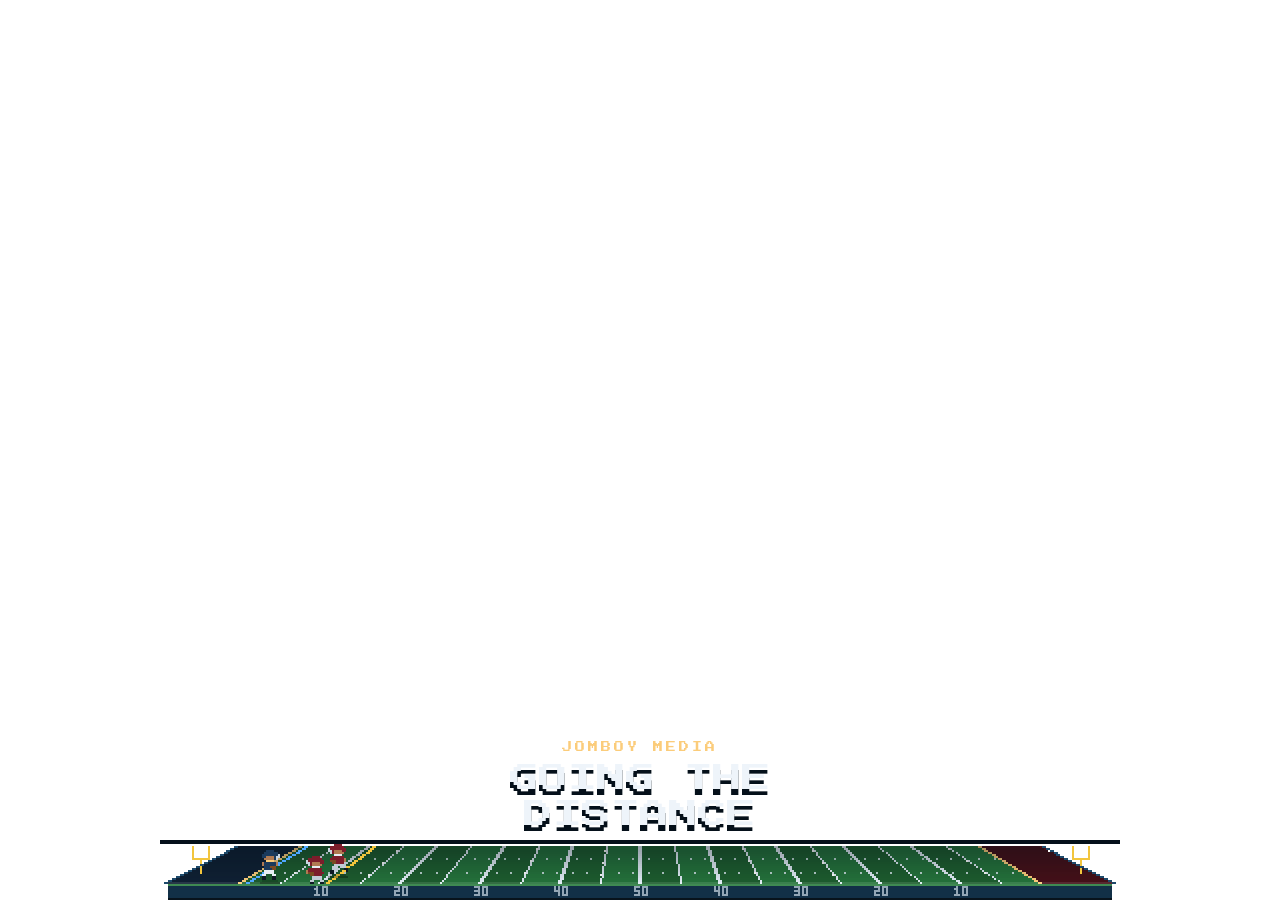
<file: display.html>
<!DOCTYPE html>
<html lang="en">
<head>
<meta charset="UTF-8">
<meta name="viewport" content="width=device-width, initial-scale=1">
<title>Going the Distance — Display</title>
<link rel="stylesheet" href="gtd.css?v=2026-08-26b">
<style>
/* A source that is not receiving looks exactly like a source that is
   waiting for the first play — a title card over an empty field. In OBS the
   diagnostic line is hidden, so a wrong URL fails completely silently. This
   says what is wrong, and gets out of the way the moment state arrives. */
#standby{
  position:fixed; inset:0; z-index:60; display:none;
  align-items:center; justify-content:center; padding:5vh 5vw;
  background:rgba(7,20,32,.93);
}
#standby.on{ display:flex; }
#standby .sb{ max-width:760px; text-align:center; }
#standby .h{
  font-family:'Press Start 2P', monospace; font-size:clamp(16px,2.4vw,30px);
  color:#fbcc7a; line-height:1.5; margin-bottom:18px;
}
#standby .b{
  font-family:'DM Sans', Arial, sans-serif; font-size:clamp(13px,1.5vw,19px);
  color:#cfe0ef; line-height:1.65;
}
#standby .b code{
  font-family:'DM Mono', monospace; background:#0d2032; border:1px solid #22415c;
  padding:1px 6px; color:#fbcc7a; word-break:break-all;
}
</style>
</head>
<body class="lay-lower clean">

<div id="stage">
  <div id="plate">
    <div class="kick" id="plateKick">JOMBOY MEDIA</div>
    <div class="name" id="plateName">GOING THE<br>DISTANCE</div>
    <div class="sub" id="plateSub"></div>
  </div>

  <div id="banner"></div>

  <div id="qcard">
    <div id="qhead">
      <span class="tier" id="qtier">1ST DOWN TRIVIA</span>
      <span class="drive" id="qdrive"></span>
    </div>
    <div id="clockbar"></div>
    <div id="qtext"></div>
    <div id="choices"></div>
  </div>

  <div id="fieldwrap">
    <div id="chyron"></div>
    <canvas id="field"></canvas>
    <div id="playcall"><div class="label"></div><div class="yards"></div></div>
  </div>
</div>

<div id="soundzone" class="hide">
  <b>SOUND</b> — drop your clips here<br><span id="szList">chiptune fallback</span>
</div>
<div id="standby"><div class="sb">
  <div class="h" id="sbHead">WAITING</div>
  <div class="b" id="sbBody"></div>
</div></div>
<div id="diag">booting…</div>

<script src="gtd.js?v=2026-08-26b"></script>
<script src="gtdview.js?v=2026-08-26b"></script>
<script>
'use strict';
const $ = id => document.getElementById(id);
const qs = new URLSearchParams(location.search);
const TOPIC = (qs.get('topic') || '').trim();
const IN_FRAME = window.self !== window.top;
const SOUND = qs.get('sound') === '1';
let SNAP = false;

/* Everything on screen is GTDView's job. This page only has to get state to
   it: over ntfy for a real OBS source, over BroadcastChannel for the control
   page's own preview, or out of the URL when every relay is down. */
const view = GTDView.mount({
  layout:qs.get('layout') || '',
  dev:!!qs.get('dev'),
  px:qs.get('px'), s:qs.get('s'),
  sound:SOUND,
  onApplied:() => { if(!SNAP) relayStatus(); }
});
view.render();

/* =====================================================================
   SOUND ON THE OVERLAY

   Off unless you ask for it with ?sound=1. OBS browser sources are started
   with autoplay allowed, so the stingers just fire; in a normal browser tab
   the drop zone doubles as the click that unlocks WebAudio.
   ===================================================================== */
if(SOUND){
  const z = $('soundzone');
  z.classList.remove('hide');
  GTD.initSound().then(keys => {
    $('szList').textContent = keys.length ? keys.join(' · ') : 'chiptune fallback';
  });
  z.addEventListener('click', () => { GTD.audioCtx(); GTD.playCue('snap'); });
  ['dragenter','dragover'].forEach(e => z.addEventListener(e, ev => { ev.preventDefault(); z.style.borderColor = '#fbcc7a'; }));
  ['dragleave','drop'].forEach(e => z.addEventListener(e, ev => { ev.preventDefault(); z.style.borderColor = ''; }));
  z.addEventListener('drop', ev => {
    GTD.dropFiles(ev.dataTransfer.files).then(() => {
      $('szList').textContent = Object.keys(GTD.listClips()).join(' · ') || 'chiptune fallback';
    });
  });
  setTimeout(() => { if(!qs.get('dev')) z.classList.add('hide'); }, 20000);
}

/* =====================================================================
   MULTI-RELAY SUBSCRIBE

   One SSE stream per relay, all live at once. Several relays means several
   copies of every message, so `n` — the control page's clock-based
   sequence number — decides what actually gets applied; anything at or
   below the last applied sequence is a duplicate or a straggler.

   ntfy pings every 45s, so silence past 60s on one relay is worth a catch
   up poll and past 95s that stream gets rebuilt. Nothing polls on a
   schedule; that is what quietly eats the anonymous rate limit over a
   two-hour taping.
   ===================================================================== */
const RELAYS = (() => {
  const q = qs.get('relays');
  if(q) return q.split(',').map(h => ({ host:h.trim(), label:h.trim() })).filter(r => r.host);
  return GTD.RELAYS;
})();
const LINK = RELAYS.map(r => ({ ...r, es:null, lastMsgAt:Date.now(), since:Math.floor(Date.now() / 1000) }));
let lastSeq = 0;

function escapeHTML(t){ return String(t).replace(/[&<>]/g, c => ({ '&':'&amp;', '<':'&lt;', '>':'&gt;' }[c])); }
function relayStatus(){
  if(SNAP) return;
  const up = LINK.filter(l => l.es && l.es.readyState === 1).length;
  view.diag(view.layout() + ' · ' + up + '/' + LINK.length + ' relays');
}

let everReceived = false;
function accept(raw){
  let st;
  try{ st = JSON.parse(raw); }catch(e){ return; }
  if(!st || typeof st !== 'object') return;
  const n = +st.n || 0;
  if(n && n <= lastSeq) return;      /* duplicate copy, or a slow relay with stale state */
  if(n) lastSeq = n;
  everReceived = true;
  $('standby').classList.remove('on');
  try{ view.apply(st); }catch(e){ view.diag('render: ' + e.message); }
}

/* Only ever shown before the first state arrives. Once a show is running, a
   warning plate over the graphic would be worse than a frozen graphic. */
function standby(head, body){
  if(everReceived || IN_FRAME) return;
  $('sbHead').textContent = head;
  $('sbBody').innerHTML = body;
  $('standby').classList.add('on');
}
function envelope(l, env){ l.lastMsgAt = Date.now(); if(env && env.message) accept(env.message); }

function connect(l){
  if(!TOPIC || IN_FRAME) return;
  if(l.es) l.es.close();
  l.es = new EventSource('https://' + l.host + '/' + encodeURIComponent(TOPIC) + '/sse');
  l.es.onmessage = ev => { try{ envelope(l, JSON.parse(ev.data)); }catch(e){} };
  l.es.onopen = () => { l.lastMsgAt = Date.now(); relayStatus(); };
  l.es.onerror = () => relayStatus();
}
function fetchWithTimeout(url, ms){
  if(typeof AbortController === 'undefined') return fetch(url);
  const ac = new AbortController();
  const t = setTimeout(() => ac.abort(), ms);
  return fetch(url, { signal:ac.signal }).finally(() => clearTimeout(t));
}
async function pollOnce(l){
  if(!TOPIC || IN_FRAME) return;
  const from = l.since;
  l.since = Math.floor(Date.now() / 1000);
  try{
    const res = await fetchWithTimeout('https://' + l.host + '/' + encodeURIComponent(TOPIC) + '/json?poll=1&since=' + from, 8000);
    if(res.status === 429) return;
    (await res.text()).split('\n').filter(Boolean).forEach(line => { try{ envelope(l, JSON.parse(line)); }catch(e){} });
  }catch(e){}
}

/* the control page's own preview runs on this, free and instant */
let BC = null;
try{
  BC = new BroadcastChannel('going_the_distance');
  BC.onmessage = ev => { const d = ev.data; if(!d || d.__req) return; accept(JSON.stringify(d)); };
  /* Opened mid-round, this window has missed everything so far — ask, and
     whichever page is publishing answers with where the game is now. */
  BC.postMessage({ __req:1 });
}catch(e){}

/* no-network fallback: the whole state base64'd into the fragment */
function readSnapshot(){
  const m = /[#&]s=([^&]+)/.exec(location.hash || '');
  if(!m) return false;
  try{
    const b64 = m[1].replace(/-/g, '+').replace(/_/g, '/');
    SNAP = true;
    accept(decodeURIComponent(escape(atob(b64))));
    view.diag('loaded from a URL');
    return true;
  }catch(e){ return false; }
}

if(IN_FRAME){
  view.diag('');
} else {
  const hadSnap = readSnapshot();
  if(TOPIC){
    LINK.forEach(connect);
    relayStatus();
    setInterval(() => {
      LINK.forEach(l => {
        const quiet = Date.now() - l.lastMsgAt;
        if(quiet > 95000){ connect(l); l.lastMsgAt = Date.now(); pollOnce(l); }
        else if(quiet > 60000){ pollOnce(l); }
      });
      relayStatus();
    }, 15000);
    document.addEventListener('visibilitychange', () => {
      if(document.hidden) return;
      LINK.forEach(l => { if(Date.now() - l.lastMsgAt > 20000) pollOnce(l); });
    });
    /* an OBS source that restarts mid-taping comes back where the show is */
    LINK.forEach(async l => {
      try{
        const res = await fetchWithTimeout('https://' + l.host + '/' + encodeURIComponent(TOPIC) + '/json?poll=1&since=6h', 8000);
        const lines = (await res.text()).split('\n').filter(Boolean);
        if(!lines.length) return;
        const last = JSON.parse(lines[lines.length - 1]);
        if(last && last.message) accept(last.message);
      }catch(e){}
    });
    /* If a topic is set and nothing has come in, the two sides are almost
       always on different topics, or the other page was never connected. */
    setTimeout(() => standby('NOTHING COMING IN',
      'Listening on <code>' + escapeHTML(TOPIC) + '</code> but nothing has arrived.<br><br>' +
      'Check the page driving it is connected to the <b>same topic</b> — on the control page that is ' +
      '<b>Connect</b>, and on the play page it is <b>RECORD → START PUBLISHING</b>.'), 7000);
  } else if(!hadSnap){
    /* No topic at all. In this browser that is a mirror window and perfectly
       normal — it is fed on the channel and fills in within a second. In OBS
       it is the mistake everybody makes, because a browser source is its own
       browser and cannot hear the channel, so it just sits there looking
       like it is working. */
    view.diag('mirroring this browser');
    setTimeout(() => standby('THIS URL HAS NO TOPIC IN IT',
      'It works as a window on the same computer, but an <b>OBS browser source is its own ' +
      'browser</b> and can only listen on a topic.<br><br>' +
      'Use the URL with <code>?topic=</code> in it — on the play page that is ' +
      '<b>RECORD → for OBS → COPY THE OBS URL</b>, and on the control page it is ' +
      '<b>Copy Display URL</b>.'), 6000);
  }
}
</script>
</body>
</html>
</file>
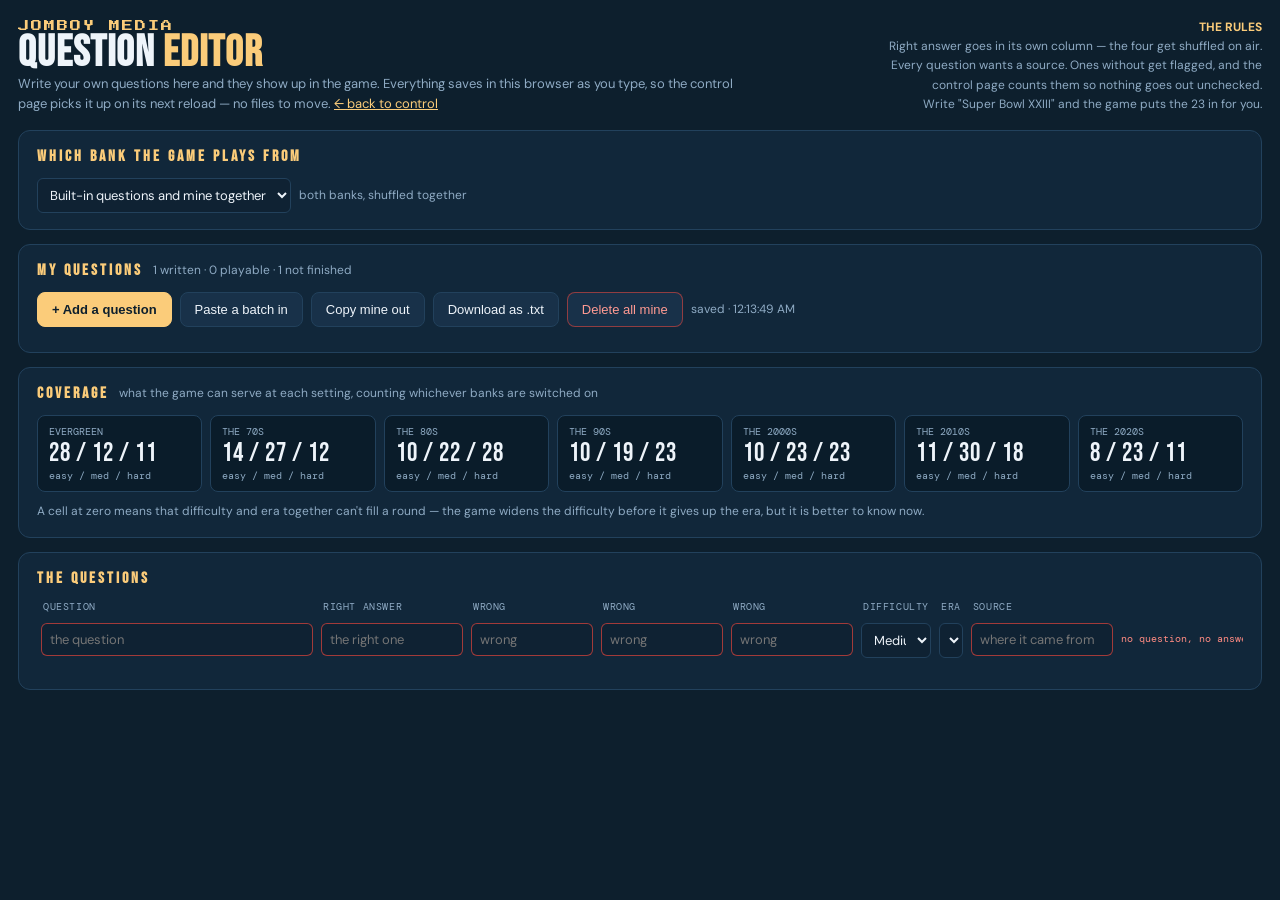
<file: editor.html>
<!DOCTYPE html>
<html lang="en">
<head>
<meta charset="UTF-8">
<meta name="viewport" content="width=device-width, initial-scale=1">
<title>Going the Distance — Question Editor</title>
<style>
@import url('https://fonts.googleapis.com/css2?family=Bebas+Neue&family=DM+Mono:wght@400;500&family=DM+Sans:wght@400;500;700&family=Press+Start+2P&display=swap');
:root{
  --navy:#0d1f2d; --panel:#11273a; --panel2:#0f2233; --edge:#22415c;
  --gold:#fbcc7a; --ink:#eef4fa; --dim:#8fabc4;
  --green:#3fbf6f; --red:#e2453c;
}
*{ margin:0; padding:0; box-sizing:border-box; }
body{ font-family:'DM Sans',-apple-system,Arial,sans-serif; background:var(--navy); color:var(--ink); font-size:14px; }
.wrap{ max-width:1680px; margin:0 auto; padding:18px; }
.kick{ font-family:'Press Start 2P',monospace; font-size:11px; color:var(--gold); letter-spacing:2px; }
h1{ font-family:'Bebas Neue',sans-serif; font-size:44px; letter-spacing:1px; line-height:.95; }
h1 span{ color:var(--gold); }
header{ display:flex; align-items:flex-end; justify-content:space-between; gap:20px; flex-wrap:wrap; margin-bottom:16px; }
header .note{ color:var(--dim); font-size:13px; max-width:720px; line-height:1.55; }
header a{ color:var(--gold); }

section{ background:var(--panel); border:1px solid var(--edge); border-radius:12px; padding:16px 18px; margin-bottom:14px; }
h2{ font-family:'Bebas Neue',sans-serif; font-size:16px; letter-spacing:3px; color:var(--gold);
    display:flex; align-items:center; gap:10px; margin-bottom:12px; flex-wrap:wrap; }
h2 .note{ font-family:'DM Sans',sans-serif; font-size:12px; letter-spacing:0; color:var(--dim); font-weight:400; }
.row{ display:flex; gap:8px; align-items:center; flex-wrap:wrap; margin-bottom:9px; }
.row:last-child{ margin-bottom:0; }
.hint{ font-size:12px; color:var(--dim); line-height:1.6; }
.hint.warn{ color:#ff9a92; }
.mono{ font-family:'DM Mono',monospace; font-size:11px; color:var(--dim); }

button{ background:#183149; border:1px solid var(--edge); color:var(--ink); cursor:pointer;
  border-radius:8px; padding:9px 14px; font-size:13px; font-weight:500; }
button:hover:not(:disabled){ border-color:var(--gold); }
button:disabled{ opacity:.35; cursor:default; }
button.gold{ background:var(--gold); color:#0d1f2d; border-color:var(--gold); font-weight:700; }
button.bad{ border-color:rgba(226,69,60,.6); color:#ff9a92; }
button.sm{ padding:4px 8px; font-size:12px; border-radius:6px; }
input, select, textarea{ background:var(--panel2); border:1px solid var(--edge); color:var(--ink);
  border-radius:6px; padding:7px 8px; font-family:'DM Sans',sans-serif; font-size:13px; width:100%; }
textarea{ font-family:'DM Mono',monospace; font-size:12px; line-height:1.6; resize:vertical; }
input:focus, select:focus, textarea:focus{ outline:none; border-color:var(--gold); }

table{ width:100%; border-collapse:collapse; }
th{ text-align:left; font-family:'DM Mono',monospace; font-size:10px; color:var(--dim);
    letter-spacing:.6px; padding:0 6px 7px; font-weight:400; }
td{ padding:3px 4px; vertical-align:top; }
tr.bad input:first-child{ border-color:rgba(226,69,60,.7); }
tr.nosrc td.srcCell input{ border-color:rgba(251,204,122,.5); }
td.flag{ font-family:'DM Mono',monospace; font-size:10px; white-space:nowrap; padding-top:12px; }
td.flag .e{ color:#ff8b82; } td.flag .w{ color:var(--gold); } td.flag .ok{ color:var(--green); }
.grid{ display:grid; grid-template-columns:repeat(auto-fit,minmax(120px,1fr)); gap:8px; }
.cnt{ background:#0a1c2a; border:1px solid var(--edge); border-radius:8px; padding:9px 11px; }
.cnt .k{ font-family:'DM Mono',monospace; font-size:10px; color:var(--dim); }
.cnt .v{ font-family:'Bebas Neue',sans-serif; font-size:26px; letter-spacing:1px; }
.cnt .v.zero{ color:#ff8b82; }
</style>
</head>
<body>
<div class="wrap">

<header>
  <div>
    <div class="kick">JOMBOY MEDIA</div>
    <h1>QUESTION <span>EDITOR</span></h1>
    <p class="note">Write your own questions here and they show up in the game. Everything saves in
      this browser as you type, so the control page picks it up on its next reload — no files to
      move. <a href="control.html">← back to control</a></p>
  </div>
  <div class="hint" style="text-align:right">
    <b style="color:var(--gold)">THE RULES</b><br>
    Right answer goes in its own column — the four get shuffled on air.<br>
    Every question wants a source. Ones without get flagged, and the<br>
    control page counts them so nothing goes out unchecked.<br>
    Write "Super Bowl XXIII" and the game puts the 23 in for you.
  </div>
</header>

<section>
  <h2>Which bank the game plays from</h2>
  <div class="row">
    <select id="bankMode" style="width:auto">
      <option value="both">Built-in questions and mine together</option>
      <option value="builtin">Built-in questions only</option>
      <option value="mine">My questions only</option>
    </select>
    <span class="hint" id="bankModeHint"></span>
  </div>
</section>

<section>
  <h2>My questions <span class="note" id="tally"></span></h2>
  <div class="row">
    <button id="addRow" class="gold">+ Add a question</button>
    <button id="importBtn">Paste a batch in</button>
    <button id="exportBtn">Copy mine out</button>
    <button id="dlBtn">Download as .txt</button>
    <button id="clearAll" class="bad">Delete all mine</button>
    <span class="hint" id="saveState"></span>
  </div>
  <div id="importBox" style="display:none; margin-top:10px">
    <p class="hint" style="margin-bottom:8px">One a line, pipes between:
      <span class="mono">question | right | wrong | wrong | wrong | difficulty 1-3 | era | source</span><br>
      Era is one of <span class="mono">any 70s 80s 90s 00s 10s 20s</span>. Missing difficulty lands in
      medium, missing era in evergreen.</p>
    <textarea id="importText" rows="7" placeholder="Who threw the Music City Miracle lateral?|Frank Wycheck|Kevin Dyson|Steve McNair|Eddie George|3|90s|Titans.com"></textarea>
    <div class="row" style="margin-top:8px">
      <button id="importGo" class="gold">Add these</button>
      <button id="importReplace">Replace everything with these</button>
      <span class="hint" id="importMsg"></span>
    </div>
  </div>
</section>

<section>
  <h2>Coverage <span class="note">what the game can serve at each setting, counting whichever banks are switched on</span></h2>
  <div class="grid" id="coverage"></div>
  <p class="hint" style="margin-top:10px">A cell at zero means that difficulty and era together
    can't fill a round — the game widens the difficulty before it gives up the era, but it is
    better to know now.</p>
</section>

<section>
  <h2>The questions</h2>
  <div style="overflow-x:auto">
    <table>
      <thead><tr>
        <th style="min-width:280px">QUESTION</th>
        <th style="min-width:150px">RIGHT ANSWER</th>
        <th style="min-width:130px">WRONG</th>
        <th style="min-width:130px">WRONG</th>
        <th style="min-width:130px">WRONG</th>
        <th style="width:96px">DIFFICULTY</th>
        <th style="width:96px">ERA</th>
        <th style="min-width:150px">SOURCE</th>
        <th></th><th></th>
      </tr></thead>
      <tbody id="rows"></tbody>
    </table>
  </div>
  <p class="hint" id="emptyNote" style="margin-top:12px"></p>
</section>

</div>

<script src="gtd.js?v=2026-08-26b"></script>
<script>
'use strict';
const $ = id => document.getElementById(id);
const KEY = 'gtd_custom', MODEKEY = 'gtd_bankmode';

let rows = [];
try{ rows = JSON.parse(localStorage.getItem(KEY) || '[]') || []; }catch(e){ rows = []; }
let bankMode = localStorage.getItem(MODEKEY) || 'both';
$('bankMode').value = bankMode;

function blank(){ return { text:'', right:'', wrong:['', '', ''], diff:2, era:'any', src:'' }; }

/* An error means the question cannot be served at all; a warning means it can
   but shouldn't go on air unchecked. Only errors keep a row out of the game. */
function problems(r){
  const e = [], w = [];
  if(!r.text.trim()) e.push('no question');
  if(!r.right.trim()) e.push('no answer');
  const wrongs = r.wrong.filter(x => x && x.trim());
  if(wrongs.length < 3) e.push('needs ' + (3 - wrongs.length) + ' more wrong');
  const all = [r.right].concat(wrongs).map(x => x.trim().toLowerCase()).filter(Boolean);
  if(new Set(all).size !== all.length) e.push('duplicate choice');
  if(!r.src.trim()) w.push('no source');
  return { e:e, w:w };
}
const usable = r => problems(r).e.length === 0;

function save(){
  try{
    localStorage.setItem(KEY, JSON.stringify(rows));
    localStorage.setItem(MODEKEY, bankMode);
    $('saveState').textContent = 'saved · ' + new Date().toLocaleTimeString();
    $('saveState').className = 'hint';
  }catch(err){
    $('saveState').textContent = "couldn't save — browser storage is full or blocked";
    $('saveState').className = 'hint warn';
  }
  tally(); coverage();
}

function tally(){
  const good = rows.filter(usable).length;
  const nosrc = rows.filter(r => usable(r) && !r.src.trim()).length;
  const broken = rows.length - good;
  $('tally').textContent = rows.length + ' written · ' + good + ' playable' +
    (broken ? ' · ' + broken + " not finished" : '') +
    (nosrc ? ' · ' + nosrc + ' with no source' : '');
  $('emptyNote').textContent = rows.length ? '' :
    "Nothing here yet. Add a question, or paste a batch in — the game keeps playing the built-in bank until you switch it over.";
}

/* Count against the same pool the game will actually use, so this panel and
   the control page can never disagree about what is playable. */
function coverage(){
  GTD.rebuildPool(bankMode === 'builtin' ? [] : rows.filter(usable),
                  { customOnly:bankMode === 'mine' });
  const host = $('coverage'); host.innerHTML = '';
  GTD.ERAS.forEach(([k, label]) => {
    const c = document.createElement('div'); c.className = 'cnt';
    const kk = document.createElement('div'); kk.className = 'k'; kk.textContent = label.toUpperCase();
    const counts = GTD.DIFFS.map(([d]) => GTD.count({ diff:d, eras:[k] }, {}));
    const vv = document.createElement('div'); vv.className = 'v' + (counts.some(x => x === 0) ? ' zero' : '');
    vv.textContent = counts.join(' / ');
    const h = document.createElement('div'); h.className = 'k'; h.textContent = 'easy / med / hard';
    c.append(kk, vv, h); host.appendChild(c);
  });
}

function cellInput(val, on, ph){
  const i = document.createElement('input');
  i.value = val || ''; if(ph) i.placeholder = ph;
  i.oninput = () => { on(i.value); save(); flags(); };
  return i;
}
function td(child, cls){ const d = document.createElement('td'); if(cls) d.className = cls; if(child) d.appendChild(child); return d; }

function render(){
  const host = $('rows'); host.innerHTML = '';
  rows.forEach((r, i) => {
    const tr = document.createElement('tr');
    tr.appendChild(td(cellInput(r.text, v => r.text = v, 'the question')));
    tr.appendChild(td(cellInput(r.right, v => r.right = v, 'the right one')));
    for(let k = 0; k < 3; k++) tr.appendChild(td(cellInput(r.wrong[k], v => r.wrong[k] = v, 'wrong')));

    const ds = document.createElement('select');
    GTD.DIFFS.forEach(([d, label]) => {
      const o = document.createElement('option'); o.value = d; o.textContent = label; ds.appendChild(o);
    });
    ds.value = r.diff; ds.onchange = () => { r.diff = +ds.value; save(); };
    tr.appendChild(td(ds));

    const es = document.createElement('select');
    GTD.ERAS.forEach(([k, label]) => {
      const o = document.createElement('option'); o.value = k; o.textContent = label; es.appendChild(o);
    });
    es.value = r.era; es.onchange = () => { r.era = es.value; save(); };
    tr.appendChild(td(es));

    tr.appendChild(td(cellInput(r.src, v => r.src = v, 'where it came from'), 'srcCell'));

    const flag = document.createElement('td'); flag.className = 'flag';
    tr.appendChild(flag);

    const tools = document.createElement('td'); tools.className = 'flag';
    const dup = document.createElement('button'); dup.className = 'sm'; dup.textContent = '⧉';
    dup.title = 'duplicate';
    dup.onclick = () => { rows.splice(i + 1, 0, JSON.parse(JSON.stringify(r))); save(); render(); };
    const del = document.createElement('button'); del.className = 'sm bad'; del.textContent = '✕';
    del.title = 'delete';
    del.onclick = () => { rows.splice(i, 1); save(); render(); };
    tools.append(dup, del);
    tr.appendChild(tools);

    host.appendChild(tr);
  });
  flags();
  tally(); coverage();
}

function flags(){
  const host = $('rows');
  rows.forEach((r, i) => {
    const tr = host.children[i]; if(!tr) return;
    const p = problems(r);
    tr.className = p.e.length ? 'bad' : (p.w.length ? 'nosrc' : '');
    const cell = tr.children[8];
    cell.innerHTML = p.e.length ? '<span class="e">' + p.e.join(', ') + '</span>'
      : p.w.length ? '<span class="w">' + p.w.join(', ') + '</span>'
      : '<span class="ok">ok</span>';
  });
}

$('addRow').onclick = () => { rows.push(blank()); save(); render(); window.scrollTo(0, document.body.scrollHeight); };
$('clearAll').onclick = () => {
  if(!rows.length) return;
  if(!confirm('Delete all ' + rows.length + ' of your questions? The built-in bank is not touched.')) return;
  rows = []; save(); render();
};
$('bankMode').onchange = e => {
  bankMode = e.target.value; save();
  $('bankModeHint').textContent = bankMode === 'mine'
    ? 'the game will play only what is in this table'
    : bankMode === 'builtin' ? 'your questions are parked, not deleted'
    : 'both banks, shuffled together';
};
$('bankMode').onchange({ target:$('bankMode') });

$('importBtn').onclick = () => {
  const b = $('importBox');
  b.style.display = b.style.display === 'none' ? 'block' : 'none';
};
function doImport(replace){
  const { rows:got, bad } = GTD.parseImport($('importText').value);
  if(!got.length){ $('importMsg').innerHTML = '<span class="warn">nothing readable in there</span>'; return; }
  const mapped = got.map(g => ({
    text:g.text, right:g.right,
    wrong:[g.wrong[0] || '', g.wrong[1] || '', g.wrong[2] || ''],
    diff:g.diff, era:g.era, src:g.src || ''
  }));
  rows = replace ? mapped : rows.concat(mapped);
  $('importMsg').innerHTML = (replace ? 'replaced with ' : 'added ') + mapped.length +
    (bad.length ? ' · <span class="warn">skipped line' + (bad.length > 1 ? 's ' : ' ') + bad.join(', ') + '</span>' : '');
  save(); render();
}
$('importGo').onclick = () => doImport(false);
$('importReplace').onclick = () => doImport(true);

function asText(){
  return rows.map(r => [r.text, r.right, r.wrong[0], r.wrong[1], r.wrong[2], r.diff, r.era, r.src].join('|')).join('\n');
}
$('exportBtn').onclick = () => {
  const t = asText();
  navigator.clipboard.writeText(t).then(() => {
    $('exportBtn').textContent = 'Copied ' + rows.length;
    setTimeout(() => { $('exportBtn').textContent = 'Copy mine out'; }, 1800);
  }).catch(() => prompt('Copy this:', t));
};
/* a real file, so a question set can live somewhere other than one browser */
$('dlBtn').onclick = () => {
  const blob = new Blob([asText()], { type:'text/plain' });
  const a = document.createElement('a');
  a.href = URL.createObjectURL(blob);
  a.download = 'going-the-distance-questions.txt';
  a.click();
  setTimeout(() => URL.revokeObjectURL(a.href), 2000);
};

if(!rows.length) rows.push(blank());
render();
</script>
</body>
</html>
</file>
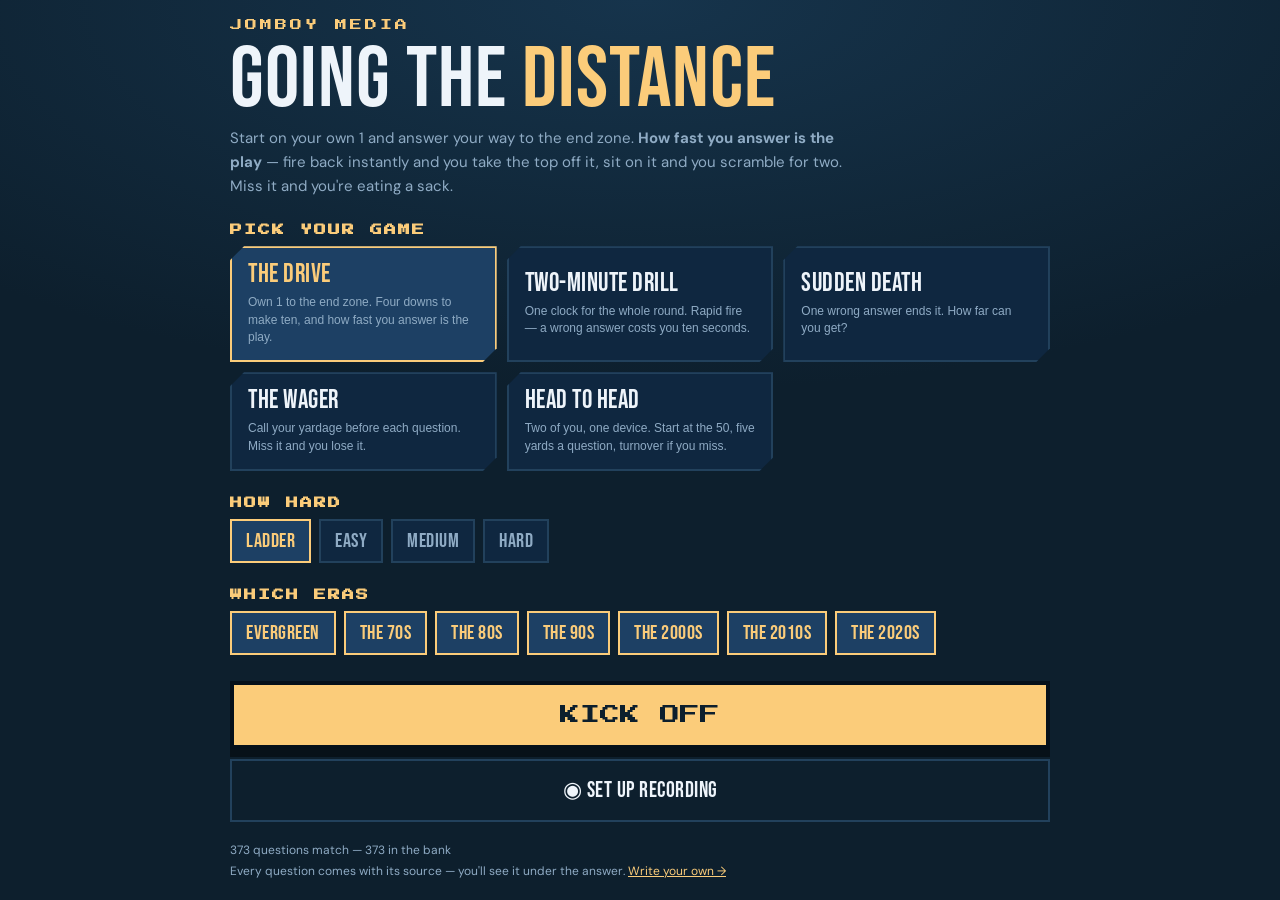
<file: play.html>
<!DOCTYPE html>
<html lang="en">
<head>
<meta charset="UTF-8">
<meta name="viewport" content="width=device-width, initial-scale=1, viewport-fit=cover">
<title>Going the Distance — Play</title>
<link rel="stylesheet" href="gtd.css?v=2026-08-26b">
<style>
/* The self-serve page is the overlay plus the two things a broadcast overlay
   never needs: something to press, and somewhere to start and finish. */
body.play{ background:radial-gradient(120% 70% at 50% 0%, #16344c 0%, transparent 62%), var(--navy); }
body.play #diag{ display:none; }

/* the choices become buttons */
body.play .ch{ cursor:pointer; -webkit-tap-highlight-color:transparent; padding:calc(16px * var(--s2)) calc(18px * var(--s2)); }
body.play #qcard{ --cw:.8; }
body.play.lay-vert #qcard{ --cw:1; }
body.play.live .ch:not(.gone):hover{ background:#17395c; border-color:var(--gold); }
body.play.live .ch:not(.gone):active{ transform:translateY(2px); }
body.play.locked .ch{ cursor:default; }

.screen{
  position:fixed; inset:0; z-index:50; display:none;
  align-items:center; justify-content:center; padding:24px;
  background:radial-gradient(120% 70% at 50% 0%, #16344c 0%, transparent 62%), var(--navy);
  overflow-y:auto;
}
.screen.on{ display:flex; }
.sheet{ width:100%; max-width:820px; }
.kick{ font-family:var(--pixel); font-size:12px; letter-spacing:3px; color:var(--gold); }
.big{ font-family:var(--disp); font-size:clamp(48px,9vw,86px); line-height:.92; letter-spacing:1px; margin:10px 0 6px; }
.big span{ color:var(--gold); }
.sub{ color:var(--dim); font-size:15px; line-height:1.6; max-width:620px; }
h3{ font-family:var(--pixel); font-size:12px; letter-spacing:2px; color:var(--gold); margin:26px 0 10px; }
.opts{ display:grid; grid-template-columns:repeat(auto-fit,minmax(200px,1fr)); gap:10px; }
.opt{
  text-align:left; cursor:pointer; padding:14px 16px; border:2px solid var(--edge);
  background:#0f2740; color:var(--ink);
  clip-path:polygon(14px 0, 100% 0, 100% calc(100% - 14px), calc(100% - 14px) 100%, 0 100%, 0 14px);
}
.opt:hover{ border-color:var(--gold); }
.opt.on{ border-color:var(--gold); background:#1d4064; }
.opt .t{ font-family:var(--disp); font-size:26px; letter-spacing:.5px; line-height:1; }
.opt.on .t{ color:var(--gold); }
.opt .d{ font-size:12px; color:var(--dim); margin-top:6px; line-height:1.45; }
.chips{ display:flex; flex-wrap:wrap; gap:8px; }
.chip{
  cursor:pointer; user-select:none; border:2px solid var(--edge); padding:8px 14px;
  font-family:var(--disp); font-size:20px; letter-spacing:.5px; color:var(--dim); background:#0f2740;
}
.chip.on{ border-color:var(--gold); color:var(--gold); background:#1d4064; }
.go{
  width:100%; margin-top:26px; cursor:pointer; border:var(--u) solid #05101a;
  background:var(--gold); color:#0d1f2d; font-family:var(--pixel); font-size:20px;
  padding:20px; box-shadow:0 8px 0 rgba(0,0,0,.45);
}
.go:active{ transform:translateY(4px); box-shadow:0 4px 0 rgba(0,0,0,.45); }
.go:disabled{ opacity:.4; cursor:default; }
.foot{ margin-top:18px; font-size:12px; color:var(--dim); line-height:1.7; }
.foot a{ color:var(--gold); }
.warnline{ color:#ff9a92; font-size:13px; margin-top:10px; }

/* result */
.stat{ display:flex; flex-wrap:wrap; gap:10px; margin:22px 0; }
.stat div{ flex:1; min-width:120px; background:#0f2740; border:2px solid var(--edge); padding:14px 16px; }
.stat .k{ font-family:var(--pixel); font-size:10px; color:var(--dim); }
.stat .v{ font-family:var(--disp); font-size:42px; line-height:1; letter-spacing:1px; color:var(--gold); }
.rowbtns{ display:flex; gap:10px; flex-wrap:wrap; }
.rowbtns button{ flex:1; min-width:150px; }
.ghost{
  cursor:pointer; border:2px solid var(--edge); background:transparent; color:var(--ink);
  font-family:var(--disp); font-size:22px; letter-spacing:.5px; padding:16px;
}
.ghost:hover{ border-color:var(--gold); }

/* in-play furniture */
#hud{
  position:fixed; top:0; left:0; right:0; z-index:20; display:flex; justify-content:space-between;
  align-items:center; padding:10px 14px; gap:10px; pointer-events:none;
}
#hud button{
  pointer-events:auto; cursor:pointer; border:2px solid var(--edge); background:rgba(7,20,32,.85);
  color:var(--dim); font-family:var(--pixel); font-size:10px; padding:8px 11px;
}
#hud button:hover{ border-color:var(--gold); color:var(--gold); }
#unclean{
  position:fixed; top:8px; right:8px; z-index:21; display:none; cursor:pointer;
  border:2px solid var(--edge); background:rgba(7,20,32,.6); color:var(--dim);
  font-family:var(--pixel); font-size:10px; padding:6px 8px;
}
body.play.hidechrome #hud, body.play.hidechrome #tip, body.play.hidechrome #srcline{ display:none; }
body.play.hidechrome #unclean{ display:block; }
body.play.hidechrome #unclean:hover{ border-color:var(--gold); color:var(--gold); }
#tip{
  position:fixed; left:0; right:0; bottom:0; z-index:19; text-align:center; padding:10px;
  font-family:var(--pixel); font-size:11px; color:var(--dim); pointer-events:none;
}
body.play.roundover #unclean{
  position:fixed; top:8px; right:8px; z-index:21; display:none; cursor:pointer;
  border:2px solid var(--edge); background:rgba(7,20,32,.6); color:var(--dim);
  font-family:var(--pixel); font-size:10px; padding:6px 8px;
}
body.play.hidechrome #hud, body.play.hidechrome #tip, body.play.hidechrome #srcline{ display:none; }
body.play.hidechrome #unclean{ display:block; }
body.play.hidechrome #unclean:hover{ border-color:var(--gold); color:var(--gold); }
#tip{ color:var(--gold); }
#srcline{
  position:fixed; left:0; right:0; bottom:34px; z-index:19; text-align:center; padding:6px 14px;
  font-size:12px; color:var(--dim); pointer-events:none; display:none;
}
#srcline.on{ display:block; }
#srcline b{ color:var(--gold); }
</style>
</head>
<body class="play lay-full clean">

<div id="stage">
  <div id="plate">
    <div class="kick" id="plateKick">JOMBOY MEDIA</div>
    <div class="name" id="plateName">GOING THE<br>DISTANCE</div>
    <div class="sub" id="plateSub"></div>
  </div>
  <div id="banner"></div>
  <div id="qcard">
    <div id="qhead">
      <span class="tier" id="qtier">1ST DOWN TRIVIA</span>
      <span class="drive" id="qdrive"></span>
    </div>
    <div id="clockbar"></div>
    <div id="qtext"></div>
    <div id="choices"></div>
  </div>
  <div id="fieldwrap">
    <div id="chyron"></div>
    <canvas id="field"></canvas>
    <div id="playcall"><div class="label"></div><div class="yards"></div></div>
  </div>
</div>

<div id="hud">
  <button id="quitBtn">◀ QUIT</button>
  <span style="flex:1"></span>
  <button id="recBtn">◉ RECORD</button>
  <button id="cleanBtn">⛶ HIDE THIS</button>
  <button id="muteBtn">♪ SOUND ON</button>
</div>
<button id="unclean" title="show the buttons again">⛶</button>
<div id="srcline"></div>
<div id="tip"></div>
<div id="diag"></div>

<!-- ============================ SETUP ============================ -->
<div class="screen on" id="setup">
  <div class="sheet">
    <div class="kick">JOMBOY MEDIA</div>
    <div class="big">GOING THE <span>DISTANCE</span></div>
    <p class="sub">Start on your own 1 and answer your way to the end zone. <b>How fast you
      answer is the play</b> — fire back instantly and you take the top off it, sit on it and you
      scramble for two. Miss it and you're eating a sack.</p>

    <h3>PICK YOUR GAME</h3>
    <div class="opts" id="modeOpts"></div>

    <h3>HOW HARD</h3>
    <div class="chips" id="diffChips"></div>

    <h3>WHICH ERAS</h3>
    <div class="chips" id="eraChips"></div>

    <button class="go" id="startBtn">KICK OFF</button>
    <div class="rowbtns" style="margin-top:10px">
      <button class="ghost" id="setupRecBtn">◉ SET UP RECORDING</button>
    </div>
    <div class="warnline" id="setupWarn"></div>
    <div class="foot">
      <span id="poolLine"></span><br>
      Every question comes with its source — you'll see it under the answer.
      <a href="editor.html">Write your own →</a>
    </div>
  </div>
</div>

<!-- ============================ RECORD ============================ -->
<div class="screen" id="record">
  <div class="sheet">
    <div class="kick">RECORDING</div>
    <div class="big">CLEAN <span>OUTPUT</span></div>
    <p class="sub">A second window with just the graphic in it — no buttons, no setup screen —
      that mirrors this game as you play. Point a screen recorder at that window, or capture it in
      OBS as a window capture.</p>

    <h3>WHAT ARE YOU CAPTURING WITH?</h3>
    <div class="chips" id="capChips"></div>

    <h3>SHAPE</h3>
    <div class="chips" id="recLayout"></div>
    <p class="foot" id="shapeNote"></p>

    <div id="capWindow">
      <div class="rowbtns" style="margin-top:22px">
        <button class="go" id="openMirror" style="margin-top:0">OPEN THE CLEAN WINDOW</button>
        <button class="ghost" id="copyMirror">COPY THE LINK</button>
      </div>
      <p class="foot">The window follows this one automatically — same browser, no topic, nothing
        to connect. Leave it open on a second screen and play here.<br>
        <b style="color:#ff9a92">This link only works as a window on this computer.</b>
        A browser source can't see it — switch to OBS above for that.</p>
    </div>

    <div id="capObs" style="display:none">
      <p class="sub" style="font-size:14px; margin-top:20px">An OBS browser source is its own
        browser, so it can't hear this one. Give it a topic and this page publishes to the relays
        exactly like the host panel does.</p>
      <div class="rowbtns" style="margin-top:12px">
        <input id="recTopic" placeholder="topic name, with a random tail"
               style="flex:2; min-width:220px; background:#0f2740; border:2px solid var(--edge); color:var(--ink); padding:14px; font-family:var(--disp); font-size:22px;">
        <button class="go" id="topicGo" style="margin-top:0; flex:1">START PUBLISHING</button>
      </div>
      <p class="foot" id="topicState">not publishing · nothing leaves this browser</p>
      <div id="obsUrlBox" style="display:none; margin-top:14px">
        <div class="foot" style="margin:0 0 6px" id="obsUrlLabel">Paste this into the OBS browser source:</div>
        <div id="obsUrl" style="font-family:'DM Mono',monospace; font-size:13px; color:#fbcc7a;
             background:#0d2032; border:2px solid var(--edge); padding:12px; word-break:break-all;"></div>
        <div id="obsPair" style="display:none; margin-top:12px">
          <div class="foot" style="margin:0 0 6px"><b>Better in OBS:</b> two sources, one per cut —
            each at its own full resolution instead of both squeezed into one.</div>
          <div id="obsUrlH" style="font-family:'DM Mono',monospace; font-size:12px; color:#cfe0ef;
               background:#0d2032; border:2px solid var(--edge); padding:10px; word-break:break-all; margin-bottom:6px;"></div>
          <div id="obsUrlV" style="font-family:'DM Mono',monospace; font-size:12px; color:#cfe0ef;
               background:#0d2032; border:2px solid var(--edge); padding:10px; word-break:break-all;"></div>
        </div>
        <div class="rowbtns" style="margin-top:10px">
          <button class="ghost" id="copyObs">COPY THE OBS URL</button>
          <button class="ghost" id="checkObs">CHECK IT LANDED</button>
        </div>
        <p class="foot" id="checkState"></p>
      </div>
    </div>

    <button class="go" id="recDone">BACK</button>
  </div>
</div>

<!-- ============================ RESULT ============================ -->
<div class="screen" id="result">
  <div class="sheet">
    <div class="kick" id="resKick">FINAL</div>
    <div class="big" id="resTitle">GOOD DRIVE</div>
    <p class="sub" id="resLine"></p>
    <div class="stat" id="resStats"></div>
    <div class="rowbtns">
      <button class="go" id="againBtn" style="margin-top:0">RUN IT BACK</button>
      <button class="ghost" id="changeBtn">CHANGE THE GAME</button>
    </div>
    <div class="foot" id="resFoot"></div>
  </div>
</div>

<script src="gtd.js?v=2026-08-26b"></script>
<script src="gtdgame.js?v=2026-08-26b"></script>
<script src="gtdsync.js?v=2026-08-26b"></script>
<script src="gtdview.js?v=2026-08-26b"></script>
<script>
'use strict';
const $ = id => document.getElementById(id);
const qs = new URLSearchParams(location.search);

/* ---------------------------------------------------------------
   Same rules, same renderer as the broadcast pair. All this page adds
   is somewhere to press and somewhere to finish.
   --------------------------------------------------------------- */
/* The broadcast layouts anchor to the bottom of the frame because they sit
   over a shot. Nothing is behind this one, so it centres instead. */
const view = GTDView.mount({
  layout:qs.get('layout') || (window.innerHeight > window.innerWidth ? 'vert' : 'full'),
  dev:true, bodyClass:'play',
  px:qs.get('px'), s:qs.get('s'),
  sound:true
});

let muted = false, beat = null, roundLive = false;

/* =====================================================================
   THE CLEAN OUTPUT

   Everything this page draws also goes out on the browser channel, so a
   display.html window anywhere in this browser mirrors the game with no
   setup at all — that is the thing you point a screen recorder at. Give it
   a topic as well and it publishes to the relays too, which is the only
   way to reach an OBS browser source, since that is its own browser and
   cannot hear the channel.
   ===================================================================== */
const SYNC = GTDSync.create({
  storeKey:'gtd_relays',
  sigOf:obj => {
    const p = JSON.parse(JSON.stringify(obj));
    if(p.clock) delete p.clock.elapsed;
    if(p.round) delete p.round.remain;
    return JSON.stringify(p);
  },
  onStatus:paintTopicState
});
let recLayout = localStorage.getItem('gtd_reclayout') || 'full';
let capMode = localStorage.getItem('gtd_capmode') || 'window';
let mirrorWin = null;

const G = GTDGame.create({
  onChange:paint,
  onCue:c => { if(!muted) GTD.playCue(c); },
  onLog:() => {}
});
const S = G.S;

/* Set up before you play and a source is pointed at a game that has not
   started. An empty field looks like a fault; the title plate looks like a
   holding card, which is what it is. */
let idleCard = true;
function paint(){
  const state = G.snapshot({
    layout:view.layout(), card:'l',
    showQ:!idleCard, showClock:!idleCard, showPlate:idleCard
  });
  view.apply(state);
  /* the mirror wants the broadcast shape, not this page's centred one */
  SYNC.send(Object.assign({}, state, { layout:recLayout, card:'m' }));
  const q = S.q;
  document.body.classList.toggle('live', !!(q && !q.reveal));
  document.body.classList.toggle('locked', !!(q && q.reveal));
  const src = q && q.cite;
  $('srcline').className = (q && q.reveal && src) ? 'on' : '';
  if(q && q.reveal && src) $('srcline').innerHTML = 'source: <b>' + esc(src.label) + '</b>';
}
function esc(s){ return String(s).replace(/[&<>]/g, c => ({ '&':'&amp;', '<':'&lt;', '>':'&gt;' }[c])); }

/* =====================================================================
   SETUP
   ===================================================================== */
const MODES = [
  ['drive',  'THE DRIVE',        'Own 1 to the end zone. Four downs to make ten, and how fast you answer is the play.'],
  ['2min',   'TWO-MINUTE DRILL', 'One clock for the whole round. Rapid fire — a wrong answer costs you ten seconds.'],
  ['sudden', 'SUDDEN DEATH',     'One wrong answer ends it. How far can you get?'],
  ['wager',  'THE WAGER',        'Call your yardage before each question. Miss it and you lose it.'],
  ['h2h',    'HEAD TO HEAD',     'Two of you, one device. Start at the 50, five yards a question, turnover if you miss.']
];
let pick = { mode:'drive', diff:'ladder', eras:GTD.ERAS.map(e => e[0]) };
try{
  const saved = JSON.parse(localStorage.getItem('gtd_play') || 'null');
  if(saved && saved.eras && saved.eras.length) pick = Object.assign(pick, saved);
}catch(e){}

function paintSetup(){
  const mo = $('modeOpts'); mo.innerHTML = '';
  MODES.forEach(([k, t, d]) => {
    const b = document.createElement('button');
    b.className = 'opt' + (pick.mode === k ? ' on' : '');
    b.innerHTML = '<div class="t">' + t + '</div><div class="d">' + d + '</div>';
    b.onclick = () => { pick.mode = k; paintSetup(); };
    mo.appendChild(b);
  });
  const dc = $('diffChips'); dc.innerHTML = '';
  [['ladder', 'LADDER'], ['1', 'EASY'], ['2', 'MEDIUM'], ['3', 'HARD']].forEach(([k, t]) => {
    const b = document.createElement('div');
    b.className = 'chip' + (String(pick.diff) === k ? ' on' : '');
    b.textContent = t;
    b.title = k === 'ladder' ? 'the field position picks it — it gets harder the closer you get' : '';
    b.onclick = () => { pick.diff = k; paintSetup(); };
    dc.appendChild(b);
  });
  const ec = $('eraChips'); ec.innerHTML = '';
  GTD.ERAS.forEach(([k, label]) => {
    const b = document.createElement('div');
    b.className = 'chip' + (pick.eras.includes(k) ? ' on' : '');
    b.textContent = label.toUpperCase();
    b.onclick = () => {
      const i = pick.eras.indexOf(k);
      if(i > -1) pick.eras.splice(i, 1); else pick.eras.push(k);
      if(!pick.eras.length) pick.eras.push(k);   /* never leave it with nothing to serve */
      paintSetup();
    };
    ec.appendChild(b);
  });

  const n = GTD.count({ diff:pick.diff === 'ladder' ? 0 : +pick.diff, eras:pick.eras }, {});
  $('poolLine').textContent = n + ' questions match — ' + GTD.POOL().length + ' in the bank';
  $('setupWarn').textContent = n < 6
    ? "That's a thin bank. It'll widen the difficulty rather than run out, but you'll see repeats."
    : '';
  try{ localStorage.setItem('gtd_play', JSON.stringify(pick)); }catch(e){}
  if(idleCard){ S.plate.sub = modeLabel(); paint(); }
}

/* the editor's questions play here too */
(function loadCustom(){
  let custom = [];
  const mode = localStorage.getItem('gtd_bankmode') || 'both';
  try{ custom = JSON.parse(localStorage.getItem('gtd_custom') || '[]') || []; }catch(e){}
  const ok = custom.filter(r => r && r.text && r.right && (r.wrong || []).filter(Boolean).length >= 3);
  GTD.rebuildPool(mode === 'builtin' ? [] : ok, { customOnly:mode === 'mine' });
})();
paintSetup();

/* =====================================================================
   THE ROUND
   ===================================================================== */
function show(id){ ['setup', 'result', 'record'].forEach(s => $(s).classList.toggle('on', s === id)); }

function start(){
  GTD.audioCtx();                       /* the tap that unlocks WebAudio */
  clearTimeout(beat);
  G.setFilters({ diff:pick.diff, eras:pick.eras });
  S.used = {}; S.qnum = 0; S.drive.score = 0;
  S.h2h.teams[0].score = 0; S.h2h.teams[1].score = 0; S.h2h.ball = 50; S.h2h.poss = 0;
  S.sd.streak = 0; S.sd.alive = true;
  G.setMode(pick.mode);
  if(pick.mode === '2min'){ G.tmdReset(120); G.tmdStart(); }
  S.clockDur = pick.mode === '2min' ? 10 : 20;
  roundLive = true; idleCard = false;
  show(null);
  tip(pick.mode === 'wager' ? 'call your yardage, then answer' : 'tap your answer');
  next();
}

function next(){
  if(!roundLive) return;
  if(pick.mode === 'wager') return askWager();
  G.serve();
  armTimeout();
}

/* If nobody answers, the clock expiring has to actually do something —
   otherwise a self-serve round just sits there forever. */
let timeoutTimer = null;
function armTimeout(){
  clearTimeout(timeoutTimer);
  if(!S.q) return;
  timeoutTimer = setTimeout(() => {
    if(S.q && !S.q.reveal && roundLive){ G.timeExpired(); afterPlay(); }
  }, S.clockDur * 1000 + 250);
}

function pickAnswer(i){
  if(!S.q || S.q.reveal || !roundLive) return;
  if(S.q.gone.includes(i)) return;
  clearTimeout(timeoutTimer);
  G.lock(i);
  tip('');
  /* the beat between locking in and finding out is the whole show */
  beat = setTimeout(() => { G.reveal(); afterPlay(); }, 900);
}
$('choices').addEventListener('click', ev => {
  const el = ev.target.closest('.ch');
  if(!el) return;
  pickAnswer(Array.prototype.indexOf.call($('choices').children, el));
});

const ENDS = {
  drive:['td', 'fg', 'downs', 'safety'],
  wager:['td'],
  sudden:['over'],
  '2min':['time'],
  h2h:['h2hscore']
};
function afterPlay(){
  const done = (ENDS[pick.mode] || []).includes(S.outcome);
  const wait = 2600 + (S.play ? Math.min(2400, 420 + Math.abs((S.play.to || 0) - S.play.from) * 34) : 0);
  if(done){
    roundLive = false;
    document.body.classList.add('roundover');
    tip('');
    beat = setTimeout(finish, wait);
  } else {
    tip('next one coming up…');
    beat = setTimeout(() => { tip(pick.mode === 'wager' ? 'call your yardage' : 'tap your answer'); next(); }, wait);
  }
}

/* ---- the wager needs a decision before the question ---- */
function askWager(){
  const host = $('choices');
  $('qcard').classList.add('on');
  $('qtext').textContent = 'How many yards do you want?';
  $('qtier').textContent = 'THE CALL'; $('qtier').className = 'tier t2';
  $('qdrive').textContent = GTD.spot(S.drive.los);
  $('clockbar').className = 'hide';
  host.innerHTML = '';
  const room = 100 - S.drive.los;
  [5, 10, 15, 20, 25, 30, 40].filter(n => n <= Math.max(5, room)).forEach(n => {
    const d = document.createElement('div');
    d.className = 'ch';
    d.innerHTML = '<span class="key">' + n + '</span><span class="txt">YARDS</span>';
    d.onclick = () => { S.wg.wager = n; G.serve(); armTimeout(); };
    host.appendChild(d);
  });
  document.body.classList.add('live');
  document.body.classList.remove('locked');
}

function tip(t){ $('tip').textContent = t || ''; }
function modeLabel(){ return (MODES.find(m => m[0] === pick.mode) || [])[1] || ''; }
function eraLabel(){
  return pick.eras.length === GTD.ERAS.length ? 'every era'
    : pick.eras.map(e => (GTD.ERAS.find(x => x[0] === e) || [])[1]).join(', ');
}

/* =====================================================================
   RESULT
   ===================================================================== */
function finish(){
  document.body.classList.remove('roundover');
  const D = S.drive, o = S.outcome;
  let title = 'DRIVE OVER', kick = 'FINAL', line = '';
  const stats = [];

  if(pick.mode === 'h2h'){
    const T = S.h2h.teams, win = T[0].score >= T[1].score ? T[0] : T[1];
    title = win.name + ' TAKES IT';
    line = T[0].name + ' ' + T[0].score + ' — ' + T[1].name + ' ' + T[1].score;
    stats.push(['POINTS', T[0].score + '–' + T[1].score], ['QUESTIONS', S.qnum]);
  } else if(pick.mode === 'sudden'){
    title = S.sd.streak >= 10 ? 'WHAT A RUN' : S.sd.streak >= 5 ? 'GOOD RUN' : 'THAT IS THE BALLGAME';
    kick = 'THE RUN IS OVER';
    line = 'You strung together ' + S.sd.streak + ' before it caught up with you.';
    stats.push(['IN A ROW', S.sd.streak], ['POINTS', D.score], ['BEST TODAY', Math.max(S.sd.best, S.sd.streak)]);
  } else if(pick.mode === '2min'){
    title = D.score >= 14 ? 'CLINICAL' : D.score >= 7 ? 'GOT THERE' : 'RAN OUT OF CLOCK';
    kick = 'TIME';
    line = D.score + ' points in two minutes, off ' + S.tmd.plays + ' plays.';
    stats.push(['POINTS', D.score], ['PLAYS', S.tmd.plays], ['BALL ON', GTD.spot(D.los)]);
  } else {
    const scored = o === 'td' || o === 'fg';
    title = o === 'td' ? 'TOUCHDOWN' : o === 'fg' ? 'FIELD GOAL' : o === 'safety' ? 'SAFETY' : 'TURNOVER ON DOWNS';
    kick = scored ? 'YOU WENT THE DISTANCE' : 'DRIVE OVER';
    line = scored
      ? 'Ninety-nine yards, ' + S.qnum + ' questions.'
      : 'You got to ' + GTD.spot(D.los) + ' before it stalled.';
    stats.push(['POINTS', D.score], ['QUESTIONS', S.qnum], ['GOT TO', GTD.spot(D.los)]);
  }

  $('resKick').textContent = kick;
  $('resTitle').textContent = title;
  $('resLine').textContent = line;
  const host = $('resStats'); host.innerHTML = '';
  stats.forEach(([k, v]) => {
    const d = document.createElement('div');
    d.innerHTML = '<div class="k">' + k + '</div><div class="v">' + v + '</div>';
    host.appendChild(d);
  });
  const label = modeLabel(), eras = eraLabel();
  $('resFoot').textContent = label + ' · ' +
    ({ ladder:'ladder', 1:'easy', 2:'medium', 3:'hard' }[pick.diff] || pick.diff) + ' · ' + eras;
  show('result');
}

/* ---- the record panel ---- */
function base(){ return location.href.split('#')[0].replace(/play\.html.*$/, ''); }
function mirrorURL(){
  return recLayout === 'both'
    ? base() + 'both.html?h=full'
    : base() + 'display.html?layout=' + recLayout;
}
function obsURL(){
  const t = encodeURIComponent(SYNC.topic());
  return recLayout === 'both'
    ? base() + 'both.html?topic=' + t + '&h=full'
    : base() + 'display.html?topic=' + t + '&layout=' + recLayout;
}
const REC_SIZES = { lower:[1280, 720], full:[1280, 720], vert:[540, 960], both:[1500, 900] };
function paintRec(){
  const host = $('recLayout'); host.innerHTML = '';
  [['full', '16:9 FULL BOARD'], ['lower', '16:9 LOWER THIRD'], ['vert', '9:16 VERTICAL'],
   ['both', 'BOTH AT ONCE']].forEach(([k, t]) => {
    const b = document.createElement('div');
    b.className = 'chip' + (recLayout === k ? ' on' : '');
    b.textContent = t;
    b.onclick = () => {
      recLayout = k;
      try{ localStorage.setItem('gtd_reclayout', k); }catch(e){}
      paintRec(); paint();
      paintObsUrls();
      if(mirrorWin && !mirrorWin.closed) mirrorWin.location.replace(mirrorURL());
    };
    host.appendChild(b);
  });
  /* A browser window cannot be transparent, so the two overlay layouts come
     up on white in a window you record. That is fine if you are keying it,
     and wrong if you are not — say so rather than let it surprise anyone. */
  $('shapeNote').innerHTML =
    recLayout === 'both'
      ? 'The 16:9 and the 9:16 side by side off one game — <b>record the take once and crop it '
        + 'twice</b>, so a YouTube edit and a Short come out of the same run. Both are at their '
        + 'true broadcast size and the bar along the bottom prints the exact crop rectangles. '
        + 'Hide the furniture before you roll.'
    : recLayout === 'full'
      ? 'Self-contained on navy — record this window as it is.'
      : 'This one is built to sit over a shot, so it comes up on white in a window. '
        + 'Fine for an OBS browser source, where it really is transparent; for a plain screen '
        + 'recording you probably want the full board.';
}
function paintTopicState(){
  const t = SYNC.topic();
  if(!t){ $('topicState').textContent = 'not publishing · nothing leaves this browser'; return; }
  const up = SYNC.relays.filter(r => r.on && r.state !== 'down').length;
  const on = SYNC.relays.filter(r => r.on).length;
  $('topicState').textContent = 'publishing to ' + t + ' · ' + SYNC.sent() + ' sent · ' + up + '/' + on + ' relays up';
}
let recFrom = 'setup';
function openRec(from){
  recFrom = from;
  $('recDone').textContent = from === 'setup' ? 'BACK' : 'BACK TO THE GAME';
  paintCap(); paintRec(); paintTopicState();
  show('record');
}
function paintCap(){
  const host = $('capChips'); host.innerHTML = '';
  [['window', 'A WINDOW ON THIS COMPUTER'], ['obs', 'AN OBS BROWSER SOURCE']].forEach(([k, t]) => {
    const b = document.createElement('div');
    b.className = 'chip' + (capMode === k ? ' on' : '');
    b.textContent = t;
    b.onclick = () => { capMode = k; try{ localStorage.setItem('gtd_capmode', k); }catch(e){} paintCap(); };
    host.appendChild(b);
  });
  $('capWindow').style.display = capMode === 'window' ? '' : 'none';
  $('capObs').style.display = capMode === 'obs' ? '' : 'none';
  paintObsUrls();
}
function paintObsUrls(){
  const t = encodeURIComponent(SYNC.topic());
  $('obsUrl').textContent = obsURL();
  const both = recLayout === 'both';
  $('obsPair').style.display = both ? '' : 'none';
  $('obsUrlLabel').innerHTML = both
    ? 'One source with both cuts in it — crop two copies out of it:'
    : 'Paste this into the OBS browser source:';
  if(both){
    $('obsUrlH').textContent = base() + 'display.html?topic=' + t + '&layout=full';
    $('obsUrlV').textContent = base() + 'display.html?topic=' + t + '&layout=vert';
  }
}
$('recBtn').onclick = () => openRec('game');
$('setupRecBtn').onclick = () => openRec('setup');
$('recDone').onclick = () => { if(recFrom === 'setup'){ paintSetup(); show('setup'); } else show(null); };
$('openMirror').onclick = () => {
  const size = REC_SIZES[recLayout] || REC_SIZES.lower;
  mirrorWin = window.open(mirrorURL(), 'gtd-clean', 'width=' + size[0] + ',height=' + size[1]);
  if(!mirrorWin){ alert('The browser blocked the pop-up. Allow pop-ups for this page, or copy the link and open it in a new window yourself.'); return; }
  /* window.open sizes the outer frame, so the page inside comes up short by
     however much chrome the browser adds. Measure once it is up and correct. */
  setTimeout(() => {
    try{
      const dw = size[0] - mirrorWin.innerWidth, dh = size[1] - mirrorWin.innerHeight;
      if(dw > 0 || dh > 0) mirrorWin.resizeTo(size[0] + Math.max(0, dw), size[1] + Math.max(0, dh));
    }catch(e){}
  }, 700);
  show(null);
};
$('copyMirror').onclick = () => {
  const u = mirrorURL();
  navigator.clipboard.writeText(u).then(() => {
    $('copyMirror').textContent = 'COPIED';
    setTimeout(() => { $('copyMirror').textContent = 'COPY THE LINK'; }, 1600);
  }).catch(() => prompt('Open this in a second window:', u));
};
$('topicGo').onclick = () => {
  const t = $('recTopic').value.trim();
  if(!t){ alert('Give it a topic name first — anything, with a random tail so nobody else lands on it.'); return; }
  SYNC.setTopic(t);
  try{ localStorage.setItem('gtd_playtopic', t); }catch(e){}
  paint();
  $('obsUrlBox').style.display = '';
  paintObsUrls();
  paintTopicState();
  setTimeout(checkRelay, 1200);
};

/* "It doesn't seem to be working" is the worst bug report to get and the
   easiest to prevent: ask the relay whether the state is actually sitting
   there, and say so either way. */
function checkRelay(){
  const t = SYNC.topic();
  if(!t) return;
  $('checkState').textContent = 'checking the relay…';
  $('checkState').style.color = '';
  fetch('https://ntfy.sh/' + encodeURIComponent(t) + '/json?poll=1&since=10m')
    .then(r => r.text())
    .then(txt => {
      const lines = txt.split('\n').filter(Boolean);
      if(!lines.length) throw new Error('empty');
      $('checkState').innerHTML = '<b style="color:#8ff0b4">Confirmed — the relay has this game.</b> ' +
        'If OBS is still blank, the source URL is wrong: it must be the one above, with <b>?topic=</b> in it.';
    })
    .catch(() => {
      $('checkState').innerHTML = '<b style="color:#ff9a92">Nothing on the relay yet.</b> ' +
        'Play a question — the state only goes out when something on screen changes.';
    });
}
$('checkObs').onclick = checkRelay;
$('copyObs').onclick = () => {
  const u = obsURL();
  navigator.clipboard.writeText(u).then(() => {
    $('copyObs').textContent = 'COPIED';
    setTimeout(() => { $('copyObs').textContent = 'COPY THE OBS URL'; }, 1600);
  }).catch(() => prompt('Paste this into the OBS browser source:', u));
};
$('recTopic').value = localStorage.getItem('gtd_playtopic') || ('jomboy-gtd-' + Math.random().toString(36).slice(2, 7));

/* hiding the buttons is for recording this window itself rather than a mirror */
function setChrome(on){
  document.body.classList.toggle('hidechrome', !on);
  $('cleanBtn').textContent = on ? '⛶ HIDE THIS' : '⛶ SHOW';
}
$('cleanBtn').onclick = () => setChrome(false);
$('unclean').onclick = () => setChrome(true);

$('startBtn').onclick = start;
$('againBtn').onclick = start;
$('changeBtn').onclick = () => { roundLive = false; idleCard = true; clearTimeout(beat); paintSetup(); show('setup'); };
$('quitBtn').onclick = () => {
  roundLive = false; idleCard = true; clearTimeout(beat); clearTimeout(timeoutTimer);
  document.body.classList.remove('roundover');
  paintSetup(); show('setup');
};
$('muteBtn').onclick = () => {
  muted = !muted; GTD.mute(muted);
  $('muteBtn').textContent = muted ? '♪ SOUND OFF' : '♪ SOUND ON';
};
addEventListener('keydown', ev => {
  if(ev.key === 'Escape'){ setChrome(true); return; }
  if($('setup').classList.contains('on') || $('result').classList.contains('on') || $('record').classList.contains('on')) return;
  if(ev.target && ev.target.tagName === 'INPUT') return;
  const k = ev.key.toLowerCase();
  if('abcd'.includes(k)){ ev.preventDefault(); pickAnswer('abcd'.indexOf(k)); }
  if('1234'.includes(k)){ ev.preventDefault(); pickAnswer(+k - 1); }
});

paint();
</script>
</body>
</html>
</file>
<file: gtd.css>
/* =====================================================================
   GOING THE DISTANCE — overlay styling

   One sheet, three layouts. `lay-lower` is the transparent lower third for
   a normal 16:9 show, `lay-full` is the whole-screen board, `lay-vert` is
   the 9:16 cut for Shorts and Reels. Only the layout class changes between
   them — the field, the chyron and the question card are the same
   components in all three.

   Type is sized in absolute pixels against a 1920-wide frame and scaled by
   --s, rather than derived from the field's pixel unit. The two want
   different things: the art wants an integer upscale, the copy wants to be
   legible on a phone.
   ===================================================================== */
@import url('https://fonts.googleapis.com/css2?family=Bebas+Neue&family=DM+Mono:wght@400;500&family=DM+Sans:wght@400;500;700&family=Press+Start+2P&display=swap');

:root{
  --navy:#0d1f2d;  --navy2:#11273a; --edge:#22415c; --deep:#071420;
  --gold:#fbcc7a;  --gold2:#e0a83f;
  --ink:#eef4fa;   --dim:#8fabc4;
  --green:#3fbf6f; --red:#e2453c;  --blue:#4fa8ff;
  --px:4;                     /* field upscale — integer keeps pixels hard */
  --s:1;                      /* type scale */
  --u:4px;                    /* bevel unit */
  --fw-px:480; --fh-px:25;    /* the renderer's own logical size, set from JS */
  --fw:calc(var(--fw-px) * 1px * var(--px));
  --cw:.58;                   /* question card width, as a share of the field */
  --cs:.78;                   /* question card type scale */
  --pixel:'Press Start 2P', 'DM Mono', monospace;
  --disp:'Bebas Neue', 'Arial Narrow', sans-serif;
}

/* The wide cut plays behind the contestants on a key, so the card stays out
   of the way. The tall cut IS the screen, so it takes the full width. */
body.lay-vert{ --cw:1; --cs:.94; }
body.lay-full{ --cw:.74; --cs:.9; }

*{ margin:0; padding:0; box-sizing:border-box; }
html,body{ width:100%; height:100%; overflow:hidden; background:transparent; }
body{ font-family:'DM Sans', -apple-system, Arial, sans-serif; color:var(--ink); }
body.lay-full{ background:radial-gradient(120% 70% at 50% 0%, #16344c 0%, transparent 62%), var(--navy); }

/* An OBS browser source that isn't being rendered stops advancing the
   animation clock, so every entrance would freeze at its first frame and
   the overlay would go to air blank. The watchdog in display.html sets
   this class and the end states paint instead. */
html.no-anim *{ animation:none !important; transition:none !important; }

/* =====================================================================
   STAGE
   ===================================================================== */
#stage{
  position:absolute; inset:0;
  display:flex; flex-direction:column; align-items:center; justify-content:flex-end;
}
body.lay-full #stage{ justify-content:center; gap:calc(28px * var(--s)); }
body.lay-vert #stage{ justify-content:center; gap:calc(22px * var(--s)); }

/* =====================================================================
   FIELD
   ===================================================================== */
#fieldwrap{ position:relative; display:flex; flex-direction:column; align-items:center; width:var(--fw); }
#field{
  display:block; image-rendering:pixelated; image-rendering:crisp-edges;
  width:var(--fw); height:calc(var(--fh-px) * 1px * var(--px));
}

/* =====================================================================
   CHYRON — down, distance, spot, score. Sits on top of the field so the
   lower third reads as one object rather than two stacked strips.
   ===================================================================== */
/* The chyron is the top face of the same block the field sits on: hard top
   bevel, no bottom border, so it reads as one solid object with the slab
   rather than a caption stuck above a picture. */
#chyron{
  display:flex; align-items:stretch; width:100%; overflow:hidden;
  font-family:var(--pixel); background:var(--deep);
  border:var(--u) solid #05101a; border-bottom-width:0;
  box-shadow:inset 0 3px 0 rgba(255,255,255,.09), inset 0 -3px 0 rgba(0,0,0,.4);
}
#chyron .cell{
  display:flex; flex-direction:column; justify-content:center; gap:calc(4px * var(--s));
  padding:calc(8px * var(--s)) calc(16px * var(--s));
  border-right:2px solid rgba(34,65,92,.75);
  min-width:0; overflow:hidden;
}
#chyron .cell:last-child{ border-right:0; }
#chyron .k{ font-size:calc(11px * var(--s)); color:var(--dim); line-height:1; }
#chyron .v{ font-size:calc(23px * var(--s)); color:var(--ink); line-height:1; white-space:nowrap; }
#chyron .v.gold{ color:var(--gold); }
#chyron .grow{ flex:1; }
#chyron .down .v{ color:var(--gold); }
#chyron .lifelines{ flex-direction:row; align-items:center; gap:calc(9px * var(--s)); }
#chyron .ll{
  font-size:calc(11px * var(--s)); padding:calc(5px * var(--s)) calc(8px * var(--s));
  border:2px solid var(--edge); color:var(--dim); line-height:1;
}
#chyron .ll.live{ border-color:var(--gold); color:var(--gold); background:rgba(251,204,122,.10); }
#chyron .ll.used{ opacity:.26; }
#chyron .team.poss{ background:rgba(251,204,122,.13); }
#chyron .team .v{ display:flex; align-items:center; gap:calc(10px * var(--s)); }
#chyron .team .swatch{ width:calc(18px * var(--s)); height:calc(18px * var(--s)); border:2px solid #05101a; }
body.lay-vert #chyron{ flex-wrap:wrap; }
body.lay-vert #chyron .cell{ padding:calc(11px * var(--s)) calc(14px * var(--s)); flex:1; }
body.lay-vert #chyron .lifelines.wide{
  flex:0 0 100%; justify-content:center; border-right:0;
  border-top:2px solid rgba(34,65,92,.75);
}

/* =====================================================================
   PLAY CALL — the big result that slams over the field
   ===================================================================== */
/* The wide field is only a hundred pixels tall now, so the play call can't
   live on it — it slams in just above the slab, where there is room for it
   to be the size the moment deserves. The tall cut has depth to spare and
   keeps it on the field. */
#playcall{
  position:absolute; left:50%; bottom:calc(100% + 22px); transform:translateX(-50%);
  display:none; text-align:center; pointer-events:none; z-index:5; white-space:nowrap;
}
body.lay-vert #playcall{ bottom:auto; top:44%; transform:translate(-50%,-50%); }
#playcall.on{ display:block; animation:slam 240ms steps(4) both; }
@keyframes slam{ from{ transform:translateX(-50%) scale(1.5); opacity:0; } to{ transform:translateX(-50%) scale(1); opacity:1; } }
body.lay-vert #playcall.on{ animation:slamv 240ms steps(4) both; }
@keyframes slamv{ from{ transform:translate(-50%,-50%) scale(1.5); opacity:0; } to{ transform:translate(-50%,-50%) scale(1); opacity:1; } }
#playcall .label{
  display:inline-block;
  font-family:var(--pixel); font-size:calc(38px * var(--s)); line-height:1.15;
  color:var(--gold); padding:calc(13px * var(--s)) calc(20px * var(--s));
  background:rgba(7,20,32,.93); border:var(--u) solid #05101a;
  box-shadow:0 0 0 var(--u) var(--gold), 0 8px 0 rgba(0,0,0,.5);
}
/* The play call lands where the question card is sitting. That is the right
   place for it — the question is over, the play is the moment — so the card
   gets out of the way rather than the call being squeezed somewhere worse. */
body.calling #qcard{ opacity:.14; transform:scale(.97); transition:opacity 160ms steps(3), transform 160ms steps(3); }
body.lay-vert.calling #qcard{ opacity:1; transform:none; }
/* the banner wants the same slot as the call, and on a score they say the
   same thing anyway — so it waits its turn and lands as the call clears */
body.calling #banner{ visibility:hidden; }
body.lay-vert.calling #banner{ visibility:visible; }

#playcall .yards{
  font-family:var(--pixel); font-size:calc(26px * var(--s)); margin-top:calc(10px * var(--s));
  color:var(--ink); text-shadow:0 4px 0 #05101a;
}
#playcall.bad .label{ color:#ff9a92; box-shadow:0 0 0 var(--u) var(--red), 0 8px 0 rgba(0,0,0,.5); }
#playcall.big .label{ color:#0d1f2d; background:var(--gold); }
#playcall.score .label{ color:#0d1f2d; background:var(--gold); font-size:calc(52px * var(--s)); }
body.lay-vert #playcall .label{ font-size:calc(40px * var(--s)); white-space:normal; }
body.lay-vert #playcall.score .label{ font-size:calc(54px * var(--s)); }

/* =====================================================================
   QUESTION CARD — Millionaire's shape, 8-bit'd
   ===================================================================== */
/* Sized independently of the field. It plays behind the contestants on the
   key, so it wants to be readable and out of the way, not big. --s2 is the
   card's own type scale so shrinking the card never touches the chyron. */
#qcard{
  --s2:calc(var(--s) * var(--cs));
  width:calc(var(--fw) * var(--cw)); background:rgba(7,20,32,.95);
  border:var(--u) solid #05101a;
  box-shadow:inset 0 0 0 2px rgba(251,204,122,.28), 0 8px 0 rgba(0,0,0,.45);
  padding:calc(22px * var(--s2)); display:none;
}
#qcard.on{ display:block; }
body.lay-lower #qcard{ margin-bottom:calc(18px * var(--s)); }

#qhead{ display:flex; align-items:center; justify-content:space-between; margin-bottom:calc(14px * var(--s2)); }
#qhead .tier{
  font-family:var(--pixel); font-size:calc(13px * var(--s2)); color:var(--navy);
  background:var(--gold); padding:calc(6px * var(--s2)) calc(10px * var(--s2)); line-height:1;
}
#qhead .tier.t2{ background:#7fc7ff; } #qhead .tier.t3{ background:#ff8b82; }
#qhead .drive{ font-family:var(--pixel); font-size:calc(13px * var(--s2)); color:var(--dim); line-height:1; }

/* clock: a segmented pixel meter, not a spinning dial */
#clockbar{
  height:calc(13px * var(--s2)); background:#0d2032; border:2px solid #05101a;
  display:flex; gap:2px; padding:2px; margin-bottom:calc(15px * var(--s2));
}
#clockbar i{ flex:1; background:var(--green); }
#clockbar i.off{ background:#16324a; }
#clockbar.warn i:not(.off){ background:var(--gold); }
#clockbar.hot i:not(.off){ background:var(--red); animation:hotpulse 300ms steps(2) infinite; }
#clockbar.hide{ visibility:hidden; }
@keyframes hotpulse{ 0%{ opacity:1; } 100%{ opacity:.4; } }

/* Bebas Neue has no lowercase glyphs, so anything mixed-case falls back
   mid-word and the card reads like two fonts fighting. Uppercase is the
   broadcast look anyway. --qf is set per question by the auto-fit. */
#qtext{
  font-family:var(--disp); font-size:calc(62px * var(--s2) * var(--qf, 1)); line-height:1.0;
  letter-spacing:.5px; text-transform:uppercase;
  color:var(--ink); text-align:center; margin-bottom:calc(18px * var(--s2));
  text-shadow:0 4px 0 #05101a;
}
body.lay-vert #qtext{ font-size:calc(56px * var(--s2) * var(--qf, 1)); }

#choices{ display:grid; grid-template-columns:1fr 1fr; gap:calc(10px * var(--s2)); }
body.lay-vert #choices{ grid-template-columns:1fr; gap:calc(9px * var(--s2)); }
.ch{
  display:flex; align-items:center; gap:calc(12px * var(--s2));
  padding:calc(11px * var(--s2)) calc(15px * var(--s2));
  background:#0f2740; border:2px solid #2c5a80;
  clip-path:polygon(14px 0, 100% 0, 100% calc(100% - 14px), calc(100% - 14px) 100%, 0 100%, 0 14px);
  transition:background 120ms steps(2), color 120ms steps(2);
}
.ch .key{ font-family:var(--pixel); font-size:calc(19px * var(--s2)); color:var(--gold); min-width:calc(30px * var(--s2)); line-height:1; }
.ch .txt{ font-family:var(--disp); font-size:calc(36px * var(--s2) * var(--cf, 1)); line-height:1.03; letter-spacing:.4px; text-transform:uppercase; }
.ch.gone{ opacity:.10; }
.ch.lock{ background:var(--gold2); color:#0d1f2d; animation:lockpulse 400ms steps(2) infinite; }
.ch.lock .key{ color:#0d1f2d; }
@keyframes lockpulse{ 0%{ background:var(--gold2); } 100%{ background:#c1861c; } }
.ch.right{ background:var(--green); color:#052416; animation:none; }
.ch.right .key{ color:#052416; }
.ch.wrong{ background:var(--red); color:#2b0705; animation:none; }
.ch.wrong .key{ color:#2b0705; }

/* =====================================================================
   TITLE PLATE + BANNER
   ===================================================================== */
#plate{ display:none; text-align:center; }
#plate.on{ display:block; }
#plate .kick{ font-family:var(--pixel); font-size:calc(20px * var(--s)); color:var(--gold); letter-spacing:3px; }
#plate .name{ font-family:var(--pixel); font-size:calc(58px * var(--s)); color:var(--ink); margin-top:calc(18px * var(--s)); text-shadow:0 6px 0 #05101a; line-height:1.25; }
#plate .sub{ font-family:var(--disp); font-size:calc(40px * var(--s)); color:var(--dim); margin-top:calc(14px * var(--s)); letter-spacing:1px; text-transform:uppercase; }
body.lay-vert #plate .name{ font-size:calc(40px * var(--s)); }

#banner{
  display:none; width:calc(var(--fw) * var(--cw)); text-transform:uppercase;
  font-family:var(--pixel); font-size:calc(24px * var(--s)); text-align:center;
  padding:calc(13px * var(--s)); background:var(--gold); color:var(--navy);
  border:var(--u) solid #05101a; margin-bottom:calc(12px * var(--s)); line-height:1.3;
}
body.lay-vert #banner{ font-size:calc(26px * var(--s)); width:var(--fw); }
#banner.on{ display:block; }
#banner.bad{ background:var(--red); color:#fff; }

#diag{
  position:fixed; left:8px; bottom:6px; font-family:'DM Mono',monospace; font-size:11px;
  color:rgba(143,171,196,.5); pointer-events:none;
}
body.clean #diag{ display:none; }

#soundzone{
  position:fixed; right:12px; top:12px; z-index:40; cursor:pointer;
  font-family:'DM Mono',monospace; font-size:12px; color:var(--dim);
  background:rgba(7,20,32,.9); border:2px dashed var(--edge); padding:10px 14px; line-height:1.6;
}
#soundzone.hide{ display:none; }
#soundzone b{ color:var(--gold); }
</file>
